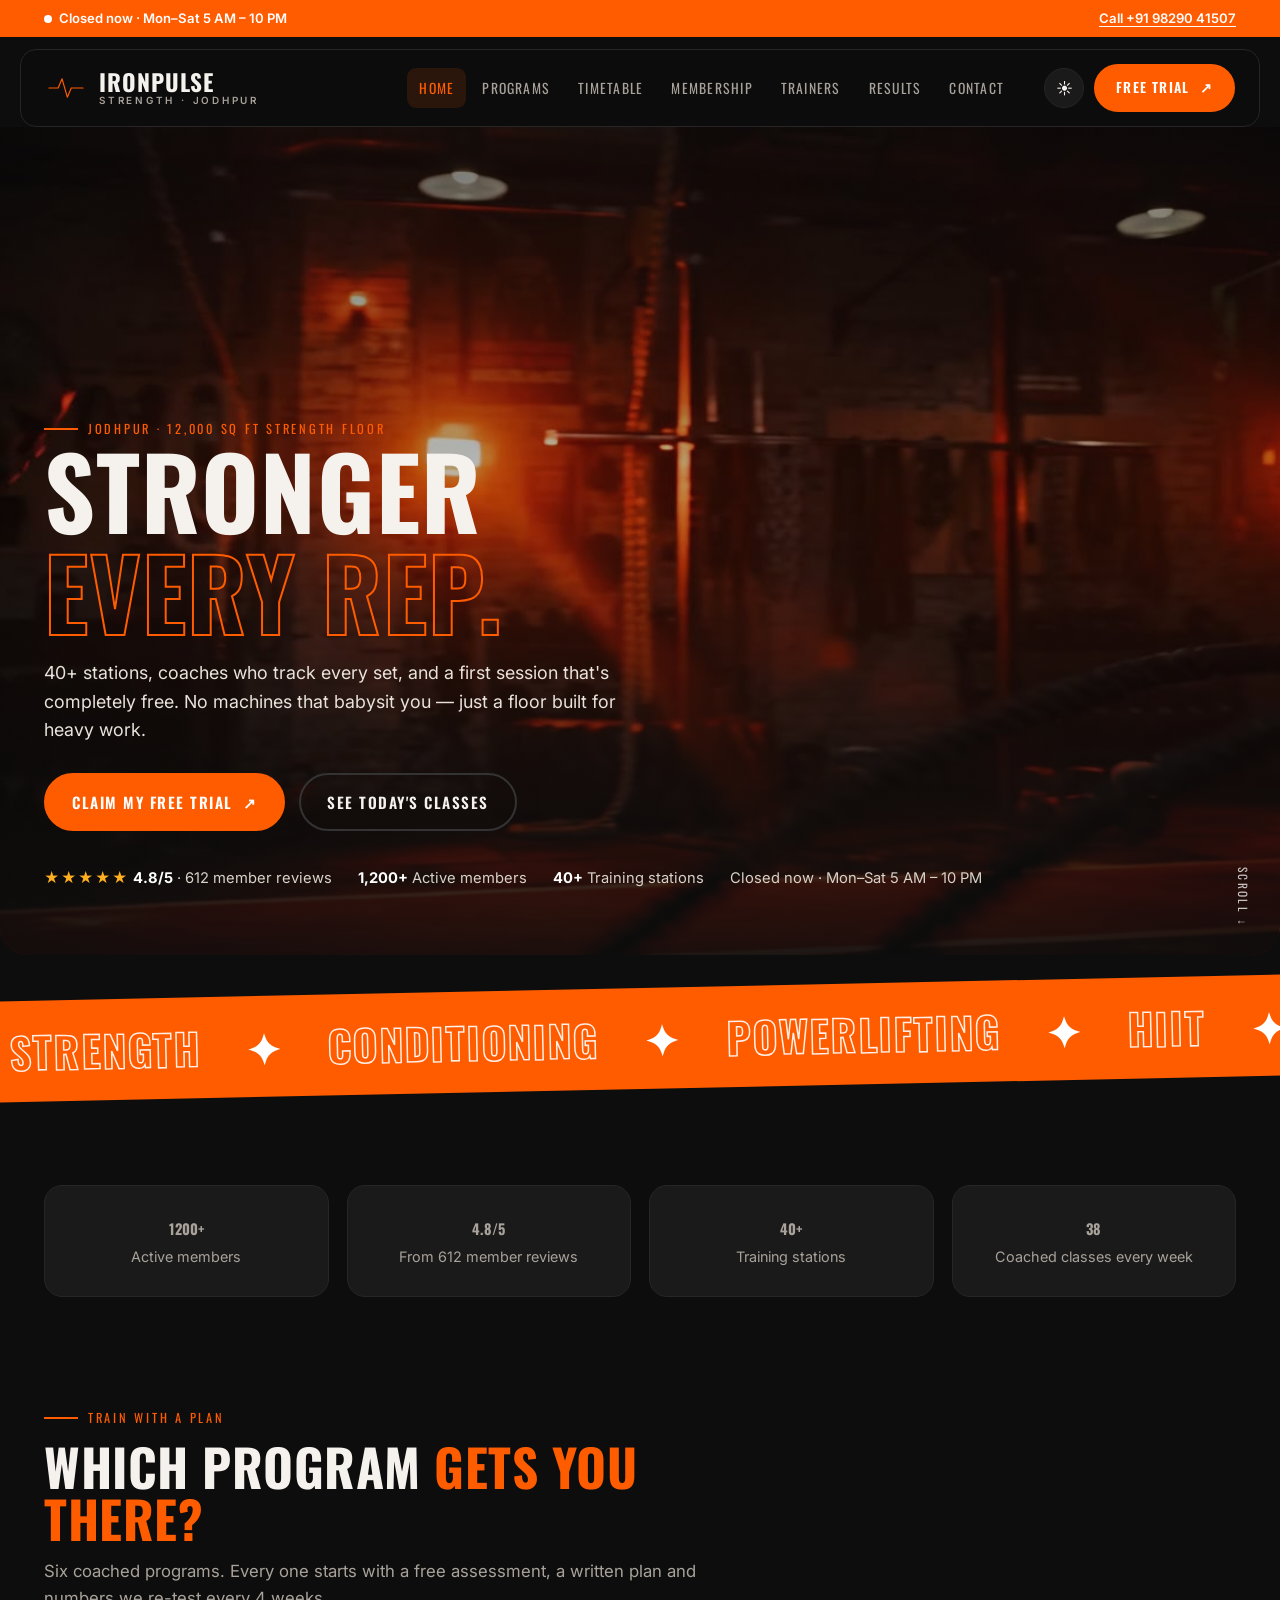
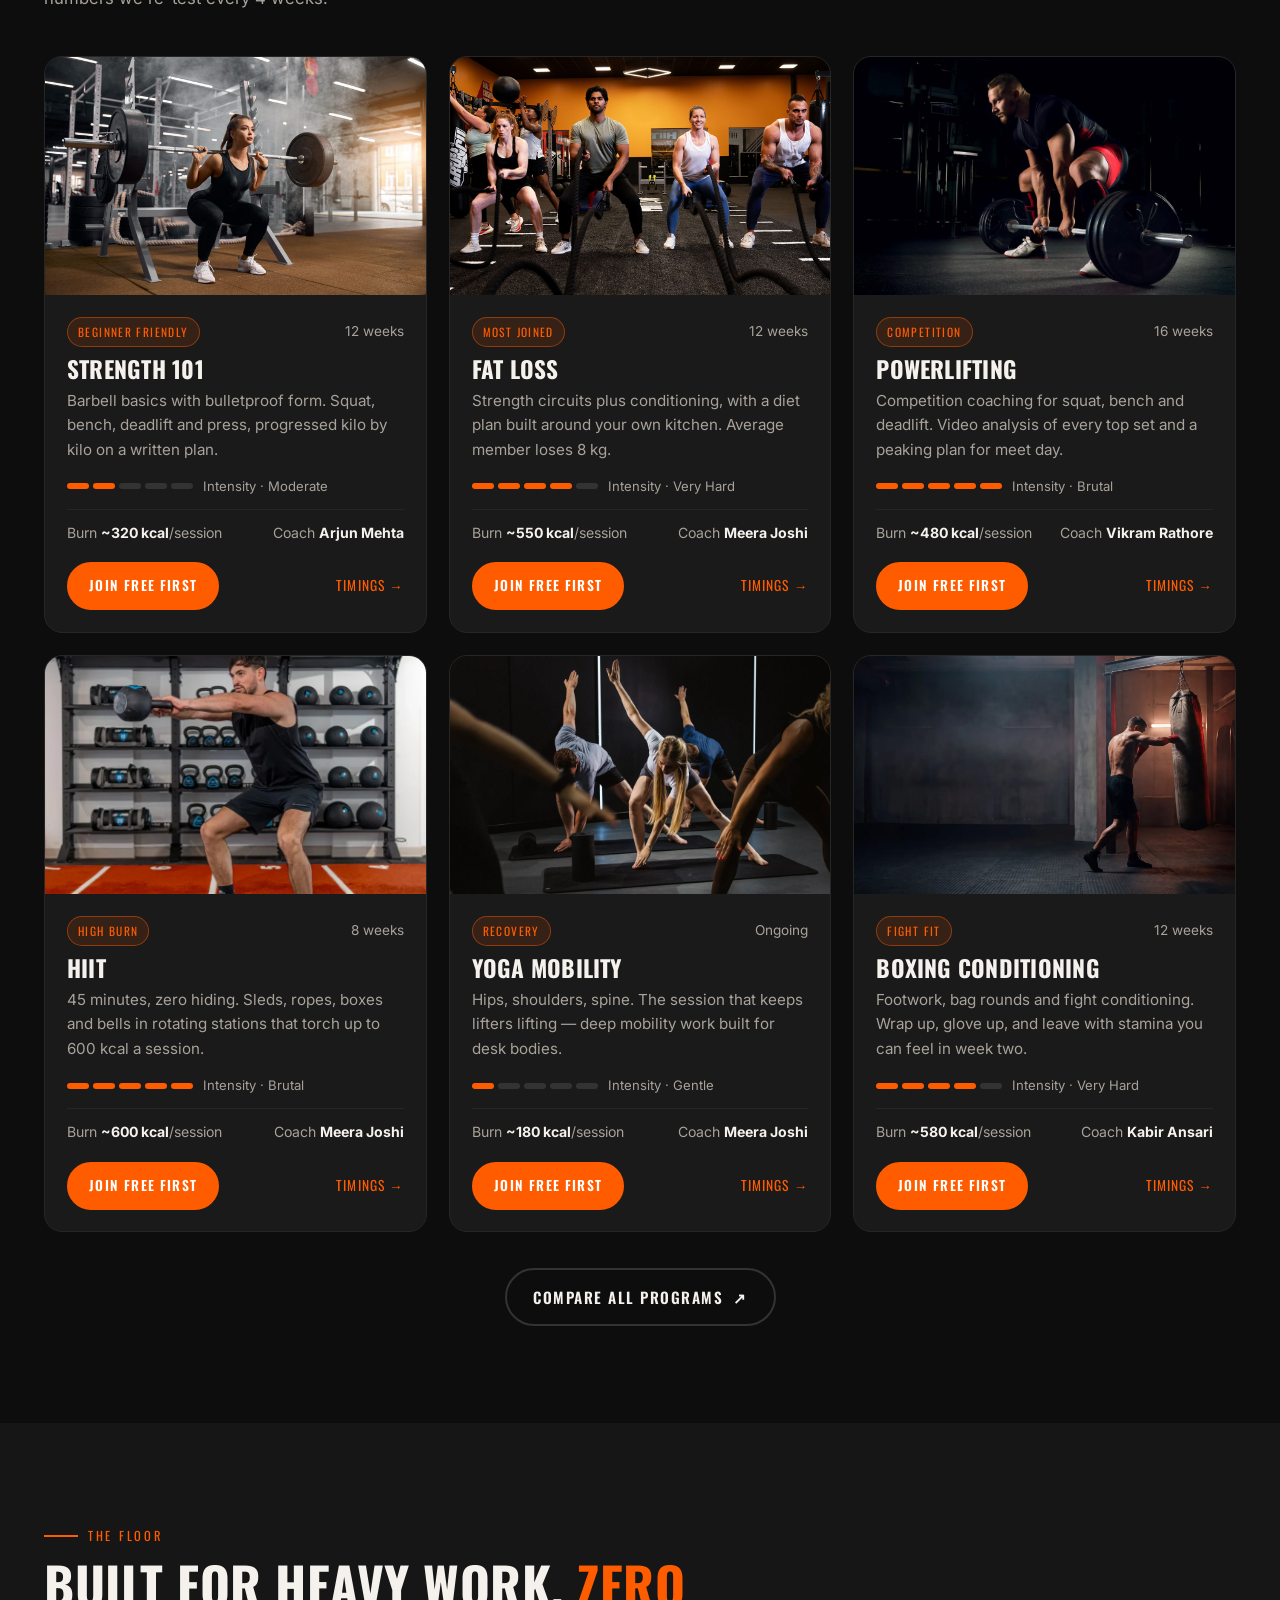
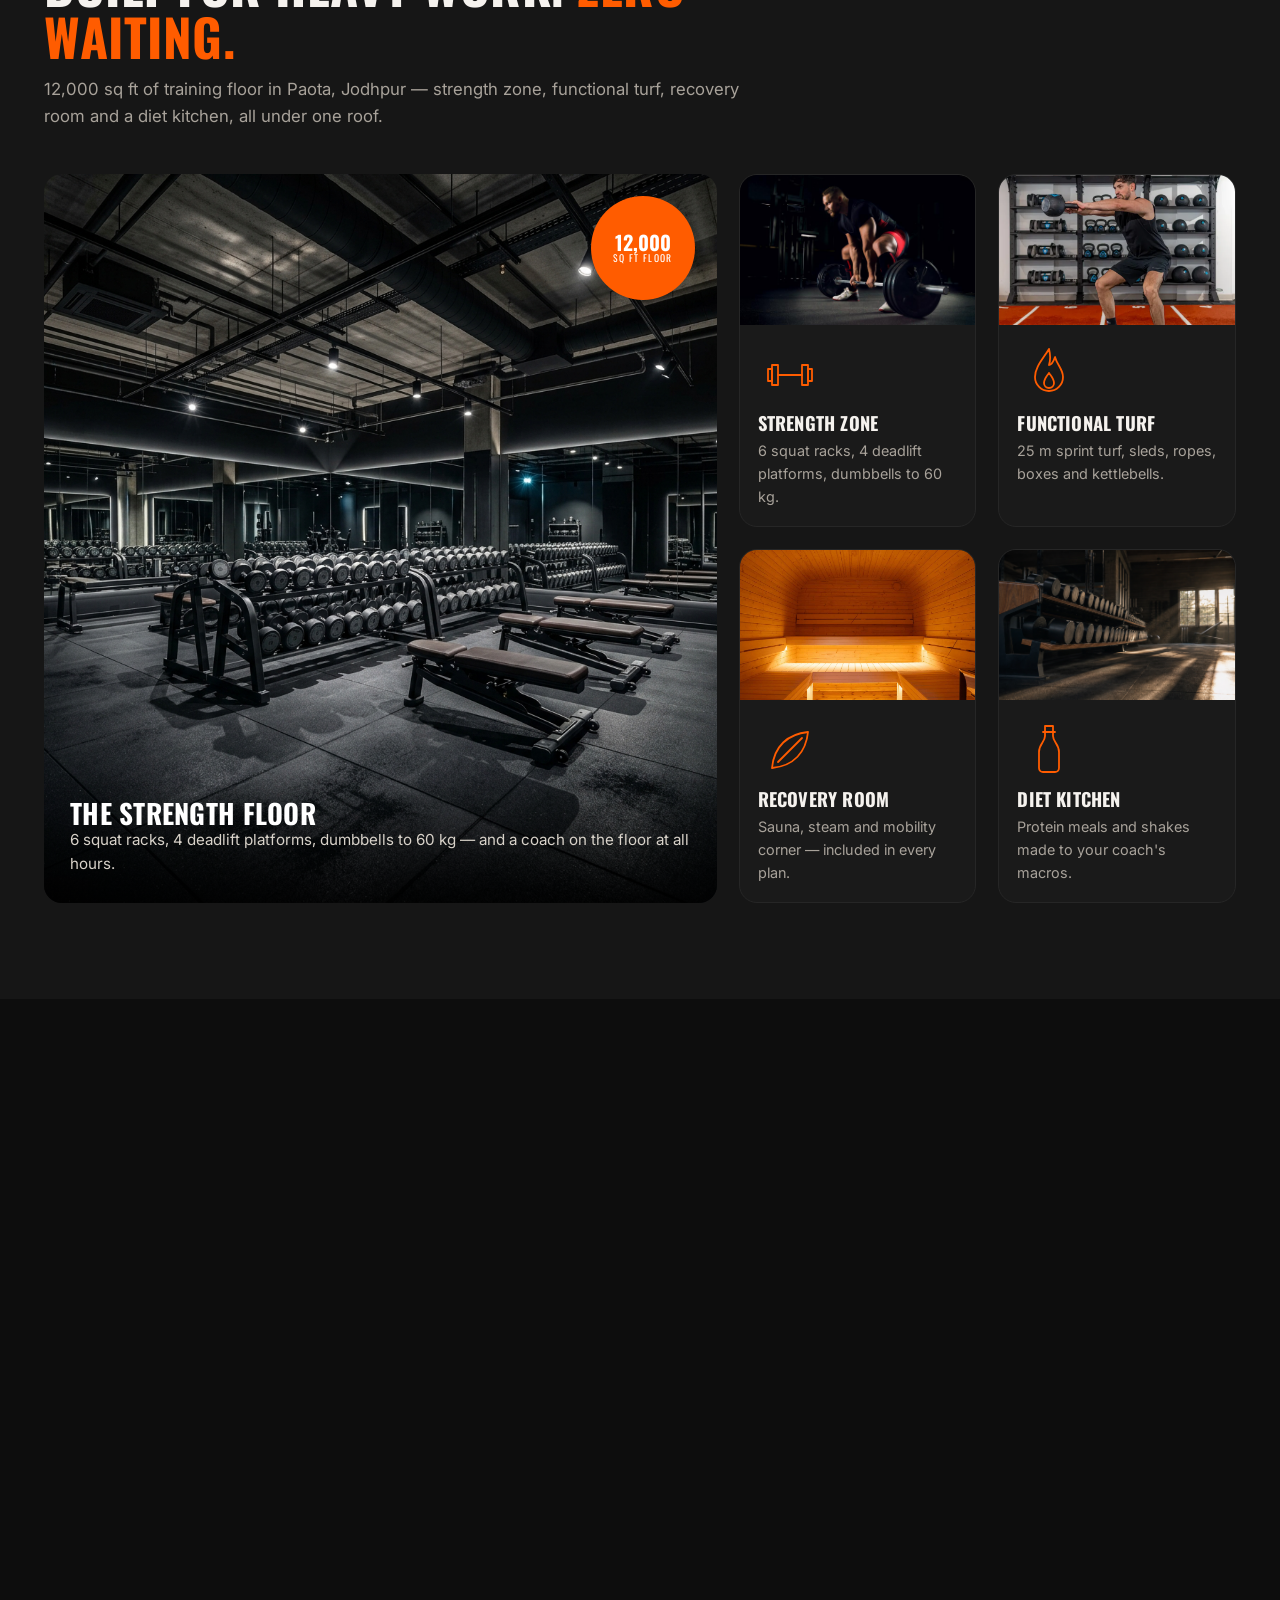
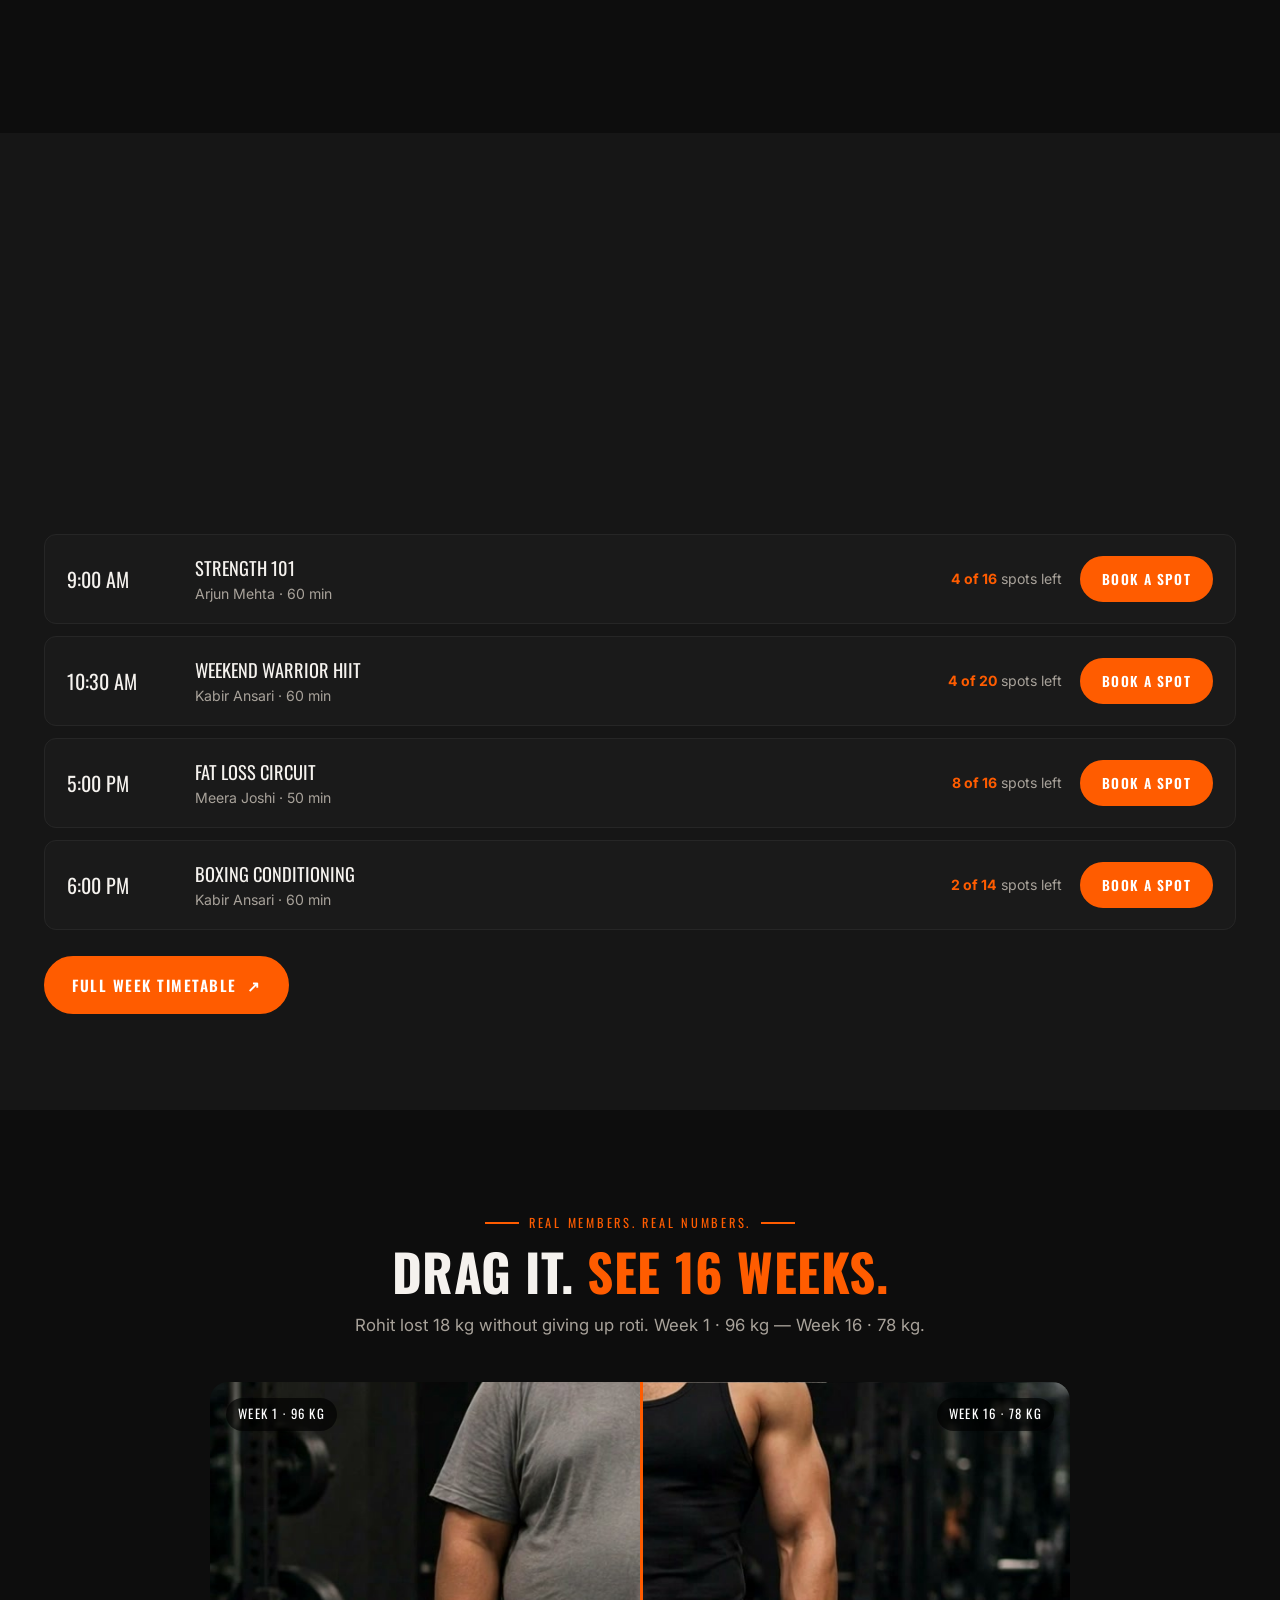
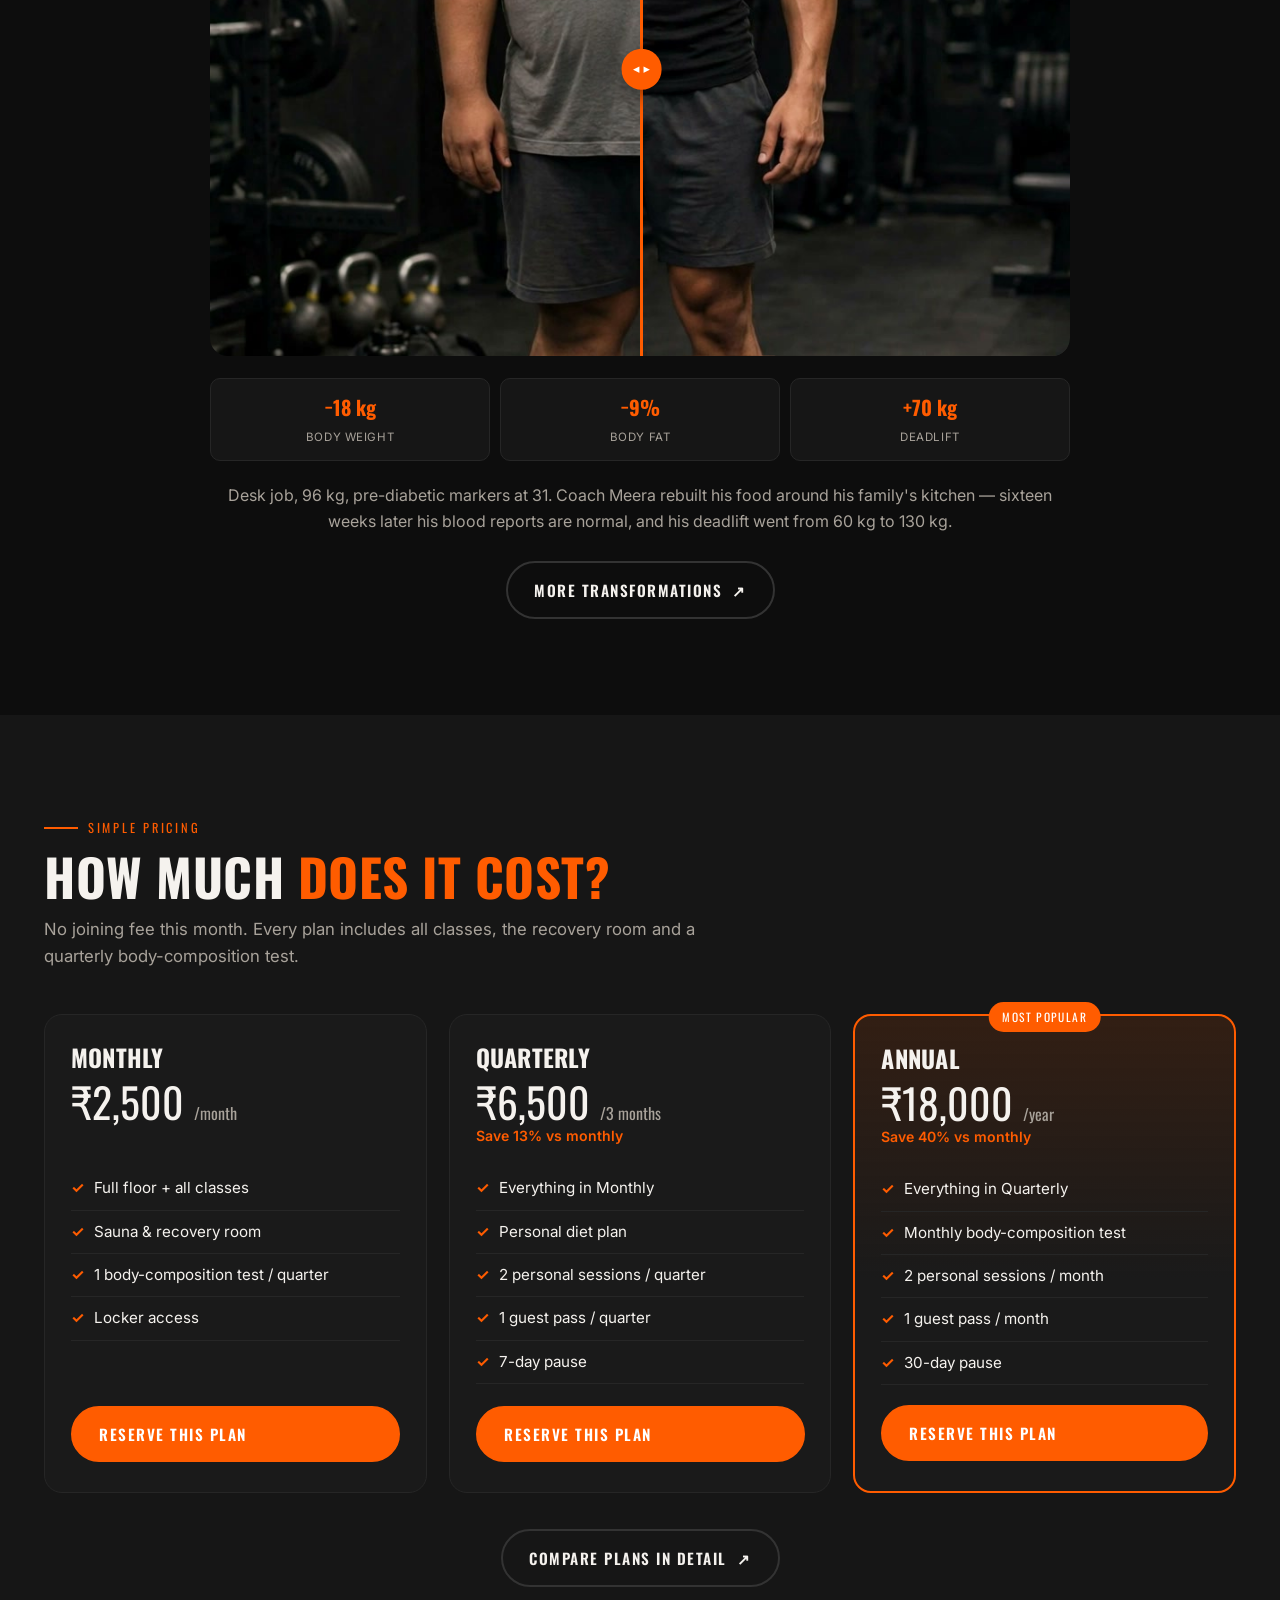
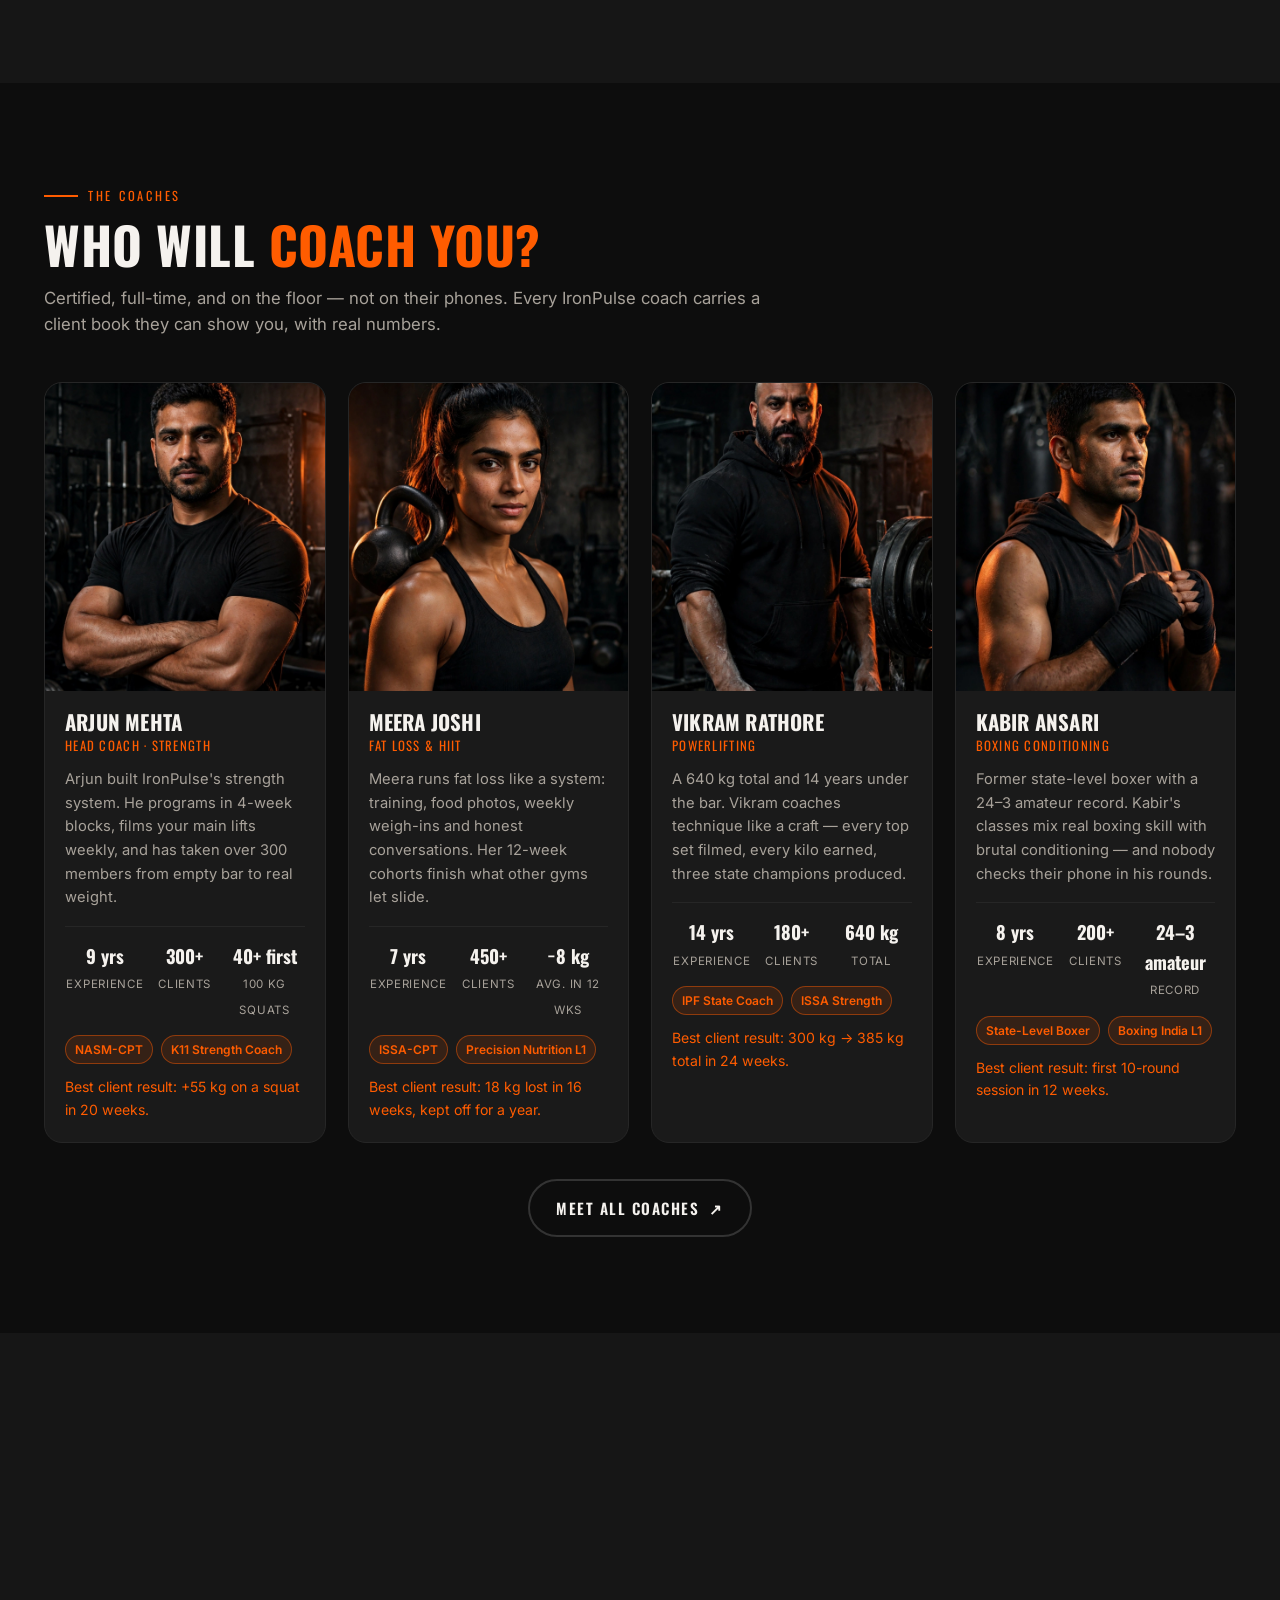
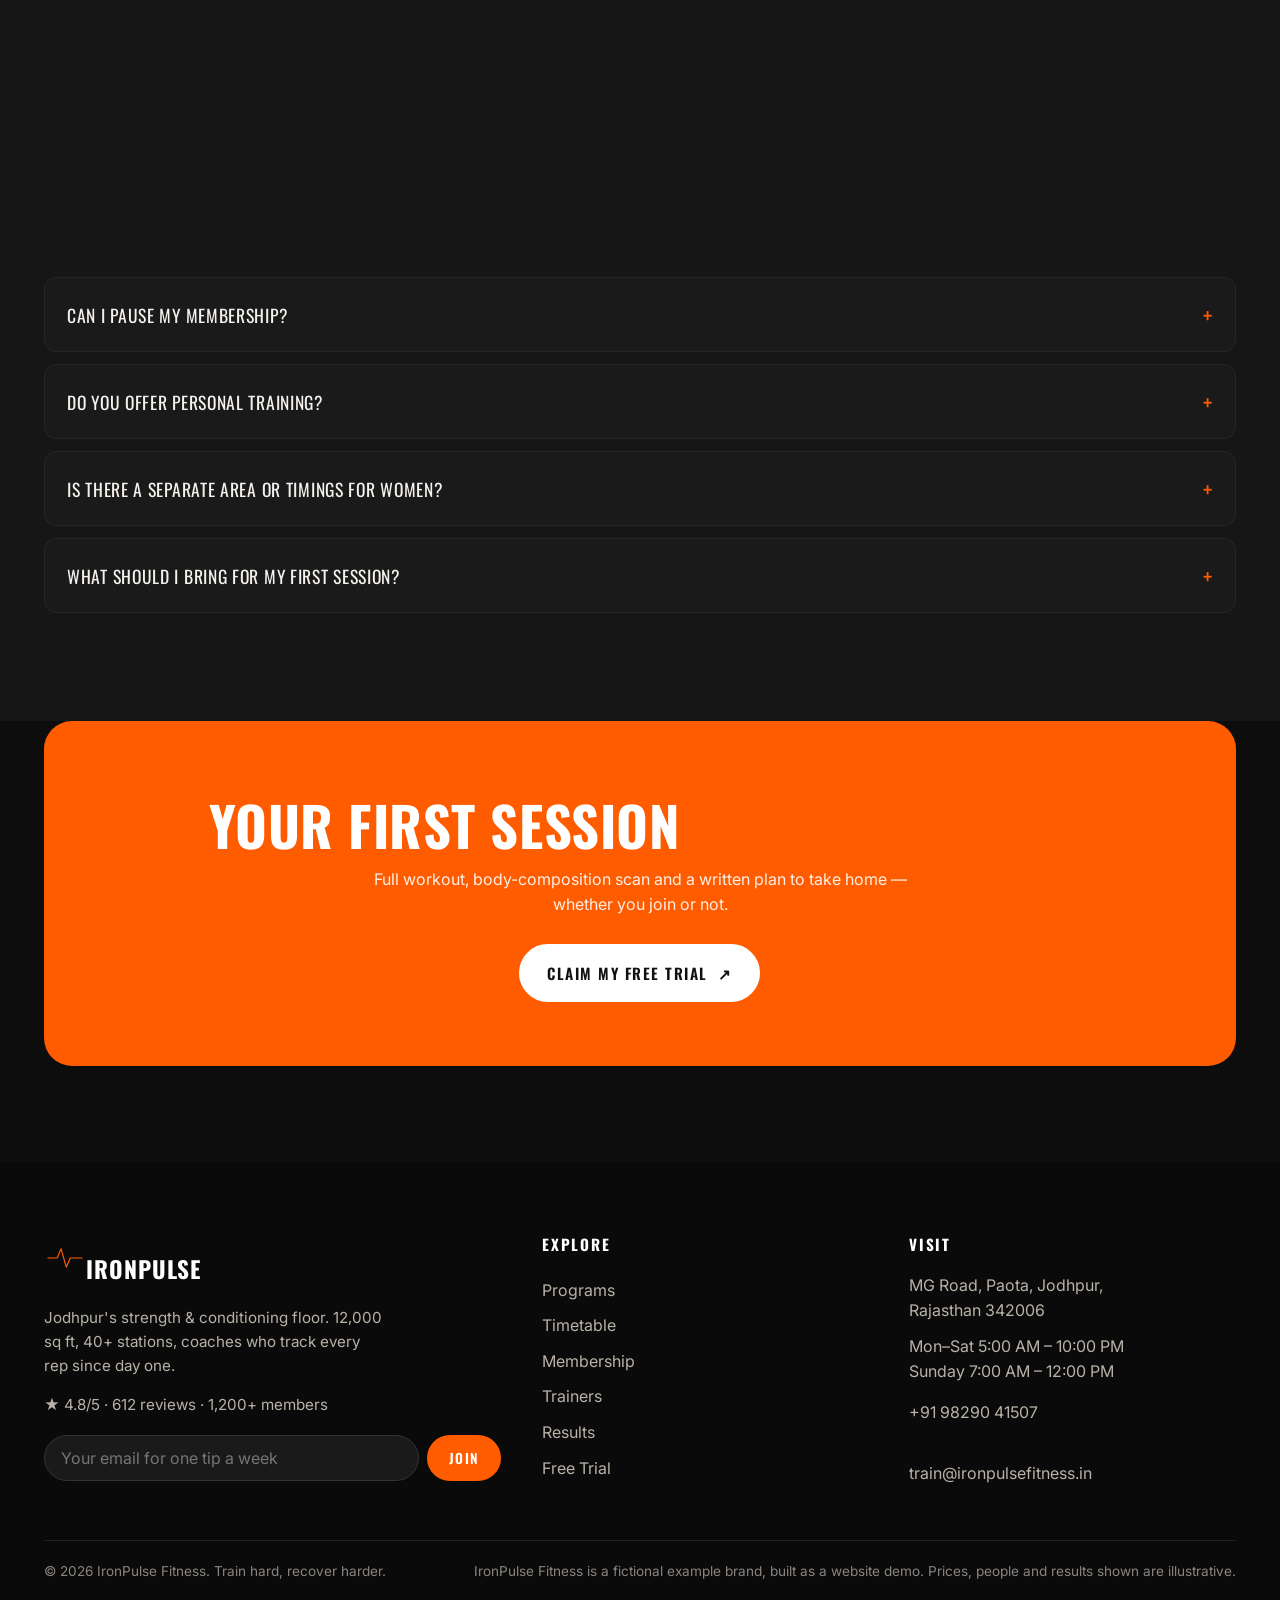
<file: index.html>
<!DOCTYPE html>
<html lang="en">
<head>
<meta charset="UTF-8">
<meta name="viewport" content="width=device-width, initial-scale=1.0">
<title>IronPulse Fitness Jodhpur — Strength Gym, Classes & Free Trial</title>
<meta name="description" content="IronPulse Fitness, Jodhpur — 12,000 sq ft strength floor, 40+ stations, 6 coached programs, 38 classes a week. First session free. Rated 4.8/5 from 612 reviews.">
<link rel="preconnect" href="https://fonts.googleapis.com">
<link rel="preconnect" href="https://fonts.gstatic.com" crossorigin>
<link href="https://fonts.googleapis.com/css2?family=Oswald:wght@500;600;700&family=Inter:wght@400;500;600;700&display=swap" rel="stylesheet">
<link rel="stylesheet" href="assets/css/style.css">
<link rel="icon" href="assets/img/hero-poster.jpg">
<script type="application/ld+json">
{"@context":"https://schema.org","@type":"ExerciseGym","name":"IronPulse Fitness","description":"Strength and conditioning gym in Paota, Jodhpur with 40+ stations, powerlifting, HIIT, boxing conditioning and personal coaching.","address":{"@type":"PostalAddress","streetAddress":"MG Road, Paota","addressLocality":"Jodhpur","addressRegion":"Rajasthan","postalCode":"342006","addressCountry":"IN"},"telephone":"+91-98290-41507","priceRange":"₹₹","aggregateRating":{"@type":"AggregateRating","ratingValue":"4.8","reviewCount":"612"}}
</script>
</head>
<body data-page="home">
<div id="preloader" aria-hidden="true"><div class="pre-mark">Iron<b>Pulse</b></div><div class="pre-ring"></div><div class="pre-bar"><i></i></div></div>
<div class="topbar"><div class="topbar-in"><span data-open-status><span class="dot-live"></span>Checking hours…</span><a href="tel:+919829041507">Call +91 98290 41507</a></div></div>
<header class="site-header"><div class="wrap nav-row">
<a class="brand" href="index.html" aria-label="IronPulse Fitness — home">
<svg class="icon draw" style="width:42px;height:42px" viewBox="0 0 64 64" aria-hidden="true"><polyline class="pulse-line" pathLength="1" points="6,32 20,32 26,18 34,46 40,32 58,32"/></svg>
<span class="brand-name">IronPulse<small>Strength · Jodhpur</small></span></a>
<nav class="main-nav" id="mainNav" aria-label="Main navigation"><a href="index.html" data-nav="home">Home</a><a href="programs.html" data-nav="programs">Programs</a><a href="timetable.html" data-nav="timetable">Timetable</a><a href="membership.html" data-nav="membership">Membership</a><a href="trainers.html" data-nav="trainers">Trainers</a><a href="results.html" data-nav="results">Results</a><a href="contact.html" data-nav="contact">Contact</a></nav>
<div class="nav-cta">
<button class="theme-btn" id="themeBtn" aria-label="Change theme" title="Theme">☀</button>
<a class="btn btn-sm magnetic" href="trial.html">Free Trial <span class="arr">↗</span></a>
<button class="menu-btn" id="menuBtn" aria-label="Open menu" aria-expanded="false"><span></span><span></span><span></span></button>
</div></div></header>
<main>

<section class="hero">
  <video class="hero-video" autoplay muted loop playsinline preload="metadata" poster="assets/img/hero-poster.jpg" src="assets/video/hero.mp4"></video>
  <div class="hero-in">
    <span class="eyebrow">Jodhpur · 12,000 sq ft strength floor</span>
    <h1>Stronger<br><span class="out">Every Rep.</span></h1>
    <p class="hero-sub">40+ stations, coaches who track every set, and a first session that's completely free. No machines that babysit you — just a floor built for heavy work.</p>
    <div class="hero-cta">
      <a class="btn magnetic" href="trial.html">Claim My Free Trial <span class="arr">↗</span></a>
      <a class="btn btn-ghost magnetic" href="timetable.html">See Today's Classes</a>
    </div>
    <div class="hero-trust">
      <span><span class="stars">★★★★★</span> <b>4.8/5</b> · 612 member reviews</span>
      <span><b>1,200+</b> Active members</span>
      <span><b>40+</b> Training stations</span>
      <span data-open-status>5:00 AM first batch daily</span>
    </div>
  </div>
  <span class="hero-scroll">Scroll ↓</span>
</section>

<div class="marquee" aria-hidden="true"><div class="marquee-track">
<span>Strength</span><span class="solid">✦</span><span>Conditioning</span><span class="solid">✦</span><span>Powerlifting</span><span class="solid">✦</span><span>HIIT</span><span class="solid">✦</span><span>Boxing</span><span class="solid">✦</span><span>Mobility</span><span class="solid">✦</span>
<span>Strength</span><span class="solid">✦</span><span>Conditioning</span><span class="solid">✦</span><span>Powerlifting</span><span class="solid">✦</span><span>HIIT</span><span class="solid">✦</span><span>Boxing</span><span class="solid">✦</span><span>Mobility</span><span class="solid">✦</span>
</div></div>

<section class="stats"><div class="wrap stats-grid">
  <div class="stat rv"><b><span data-count="1200" data-suffix="+">0</span></b><span>Active members</span></div>
  <div class="stat rv rv-d1"><b><span data-count="4.8" data-dec="1" data-suffix="/5">0</span></b><span>From 612 member reviews</span></div>
  <div class="stat rv rv-d2"><b><span data-count="40" data-suffix="+">0</span></b><span>Training stations</span></div>
  <div class="stat rv rv-d3"><b><span data-count="38">0</span></b><span>Coached classes every week</span></div>
</div></section>

<section class="sec"><div class="wrap">
  <div class="sec-head rv"><span class="eyebrow">Train With A Plan</span><h2>Which program <em>gets you there?</em></h2>
  <p>Six coached programs. Every one starts with a free assessment, a written plan and numbers we re-test every 4 weeks.</p></div>
  <div class="pgrid" id="homePrograms"></div>
  <div style="text-align:center;margin-top:36px"><a class="btn btn-ghost magnetic" href="programs.html">Compare All Programs <span class="arr">↗</span></a></div>
</div></section>

<section class="sec sec-steel"><div class="wrap">
  <div class="sec-head rv"><span class="eyebrow">The Floor</span><h2>Built for heavy work. <em>Zero waiting.</em></h2>
  <p>12,000 sq ft of training floor in Paota, Jodhpur — strength zone, functional turf, recovery room and a diet kitchen, all under one roof.</p></div>
  <div class="floor-grid">
    <div class="floor-hero rv rv-l">
      <img src="assets/img/floor-wide.jpg" alt="IronPulse strength floor — dumbbell racks and benches under industrial lighting" loading="lazy">
      <div class="floor-stamp"><b>12,000</b><span>sq ft floor</span></div>
      <div class="cap"><h3>The Strength Floor</h3><p>6 squat racks, 4 deadlift platforms, dumbbells to 60 kg — and a coach on the floor at all hours.</p></div>
    </div>
    <div class="zones">
      <article class="zone rv"><img src="assets/img/program-powerlifting.jpg" alt="Powerlifter setting up for a heavy deadlift on the platform" loading="lazy"><div class="pad"><svg class="icon draw" viewBox="0 0 64 64" aria-hidden="true"><path pathLength="1" d="M10 26 H14 V38 H10 Z"/><path pathLength="1" d="M14 22 H20 V42 H14 Z"/><path pathLength="1" d="M20 32 H44"/><path pathLength="1" d="M44 22 H50 V42 H44 Z"/><path pathLength="1" d="M50 26 H54 V38 H50 Z"/></svg><h3>Strength Zone</h3><p>6 squat racks, 4 deadlift platforms, dumbbells to 60 kg.</p></div></article>
      <article class="zone rv rv-d1"><img src="assets/img/program-hiit.webp" alt="Athlete mid kettlebell swing on the functional turf" loading="lazy"><div class="pad"><svg class="icon draw" viewBox="0 0 64 64" aria-hidden="true"><path pathLength="1" d="M32 6 C26 16 18 24 18 34 A14 14 0 0 0 46 34 C46 26 40 22 38 14 C36 20 34 22 32 22 C34 16 33 10 32 6 Z"/><path class="flame" pathLength="1" d="M32 30 C29 34 27 36 27 40 A5 5 0 0 0 37 40 C37 36 35 34 32 30 Z"/></svg><h3>Functional Turf</h3><p>25 m sprint turf, sleds, ropes, boxes and kettlebells.</p></div></article>
      <article class="zone rv rv-d2"><img src="assets/img/sauna.jpg" alt="Wooden sauna in the IronPulse recovery room" loading="lazy"><div class="pad"><svg class="icon draw" viewBox="0 0 64 64" aria-hidden="true"><path pathLength="1" d="M50 14 C30 16 16 28 14 50 C36 48 48 34 50 14 Z"/><path pathLength="1" d="M20 44 C28 36 36 28 44 20"/></svg><h3>Recovery Room</h3><p>Sauna, steam and mobility corner — included in every plan.</p></div></article>
      <article class="zone rv rv-d3"><img src="assets/img/dumbbell-sun.webp" alt="Dumbbell rack in morning sunlight on the IronPulse floor" loading="lazy"><div class="pad"><svg class="icon draw" viewBox="0 0 64 64" aria-hidden="true"><path pathLength="1" d="M28 8 H36 V18 C36 24 42 26 42 34 V50 A4 4 0 0 1 38 54 H26 A4 4 0 0 1 22 50 V34 C22 26 28 24 28 18 Z"/><path pathLength="1" d="M26 14 H38"/></svg><h3>Diet Kitchen</h3><p>Protein meals and shakes made to your coach's macros.</p></div></article>
    </div>
  </div>
</div></section>

<section class="sec"><div class="wrap">
  <div class="sec-head rv"><span class="eyebrow">Know Your Starting Point</span><h2>What is your BMI <em>right now?</em></h2>
  <p>Drag the sliders. Your coach uses this — plus strength tests and measurements — to set your first 4-week block. It takes ten seconds.</p></div>
  <div class="bmi-box rv">
    <div>
      <label>Height <b id="bmiHVal">175 cm</b></label>
      <input type="range" id="bmiH" min="140" max="210" value="175" aria-label="Height in centimetres">
      <label>Weight <b id="bmiWVal">78 kg</b></label>
      <input type="range" id="bmiW" min="40" max="160" value="78" aria-label="Weight in kilograms">
      <p class="mut" style="margin-top:14px;font-size:.9rem">Every membership includes the recovery room: sauna, steam and the mobility corner.</p>
    </div>
    <div class="bmi-out">
      <b id="bmiVal">25.5</b>
      <div class="cat" id="bmiCat">Overweight</div>
      <div class="bmi-scale"><i></i><i></i><i></i><i></i></div>
      <div class="bmi-lbls"><span>Under 18.5</span><span>18.5–24.9</span><span>25–29.9</span><span>30+</span></div>
      <a class="btn btn-sm magnetic" href="trial.html" style="margin-top:20px">Get My Free Assessment</a>
    </div>
  </div>
</div></section>

<section class="sec sec-steel"><div class="wrap">
  <div class="sec-head rv"><span class="eyebrow">Today At IronPulse</span><h2>What's on <em>today?</em></h2>
  <p>Live from this week's timetable — book your spot before it fills. Classes cap out so your coach can actually watch your form.</p></div>
  <div id="todayList"></div>
  <div style="margin-top:26px"><a class="btn magnetic" href="timetable.html">Full Week Timetable <span class="arr">↗</span></a></div>
</div></section>

<section class="sec"><div class="wrap">
  <div class="sec-head center rv"><span class="eyebrow">Real Members. Real Numbers.</span><h2>Drag it. <em>See 16 weeks.</em></h2>
  <p>Rohit lost 18 kg without giving up roti. Week 1 · 96 kg — Week 16 · 78 kg.</p></div>
  <div class="ba-wrap rv" id="homeBa">
    <img src="assets/img/rohit-before.jpg" alt="Rohit at week 1 — 96 kg, before the Fat Loss program" loading="lazy">
    <img class="ba-after" src="assets/img/rohit-after.jpg" alt="Rohit at week 16 — 78 kg, after the Fat Loss program" loading="lazy">
    <span class="ba-lbl l">Week 1 · 96 kg</span><span class="ba-lbl r">Week 16 · 78 kg</span>
    <div class="ba-handle"></div>
  </div>
  <div class="wrap" style="max-width:860px;padding:0">
    <div class="snums" style="margin-top:22px">
      <div><b>−18 kg</b><span>Body weight</span></div>
      <div><b>−9%</b><span>Body fat</span></div>
      <div><b>+70 kg</b><span>Deadlift</span></div>
    </div>
    <p class="mut" style="text-align:center;margin-top:22px">Desk job, 96 kg, pre-diabetic markers at 31. Coach Meera rebuilt his food around his family's kitchen — sixteen weeks later his blood reports are normal, and his deadlift went from 60 kg to 130 kg.</p>
    <div style="text-align:center;margin-top:26px"><a class="btn btn-ghost magnetic" href="results.html">More Transformations <span class="arr">↗</span></a></div>
  </div>
</div></section>

<section class="sec sec-steel"><div class="wrap">
  <div class="sec-head rv"><span class="eyebrow">Simple Pricing</span><h2>How much <em>does it cost?</em></h2>
  <p>No joining fee this month. Every plan includes all classes, the recovery room and a quarterly body-composition test.</p></div>
  <div class="plans-grid plan-grid"></div>
  <div style="text-align:center;margin-top:36px"><a class="btn btn-ghost magnetic" href="membership.html">Compare Plans In Detail <span class="arr">↗</span></a></div>
</div></section>

<section class="sec"><div class="wrap">
  <div class="sec-head rv"><span class="eyebrow">The Coaches</span><h2>Who will <em>coach you?</em></h2>
  <p>Certified, full-time, and on the floor — not on their phones. Every IronPulse coach carries a client book they can show you, with real numbers.</p></div>
  <div class="tgrid" id="homeTrainers"></div>
  <div style="text-align:center;margin-top:36px"><a class="btn btn-ghost magnetic" href="trainers.html">Meet All Coaches <span class="arr">↗</span></a></div>
</div></section>

<section class="sec sec-steel"><div class="wrap">
  <div class="sec-head rv"><span class="eyebrow">Before You Ask</span><h2>Questions, <em>answered straight.</em></h2></div>
  <div id="faqList"></div>
</div></section>

<section class="wrap"><div class="cta-band rv"><h2>Your first session <em>costs nothing.</em></h2><p>Full workout, body-composition scan and a written plan to take home — whether you join or not.</p><a class="btn btn-light magnetic" href="trial.html">Claim My Free Trial <span class="arr">↗</span></a></div></section>
</main>
<footer class="site-footer"><div class="wrap">
<div class="foot-grid">
<div class="foot-brand">
<a class="brand" href="index.html"><svg class="icon draw" style="width:42px;height:42px" viewBox="0 0 64 64" aria-hidden="true"><polyline class="pulse-line" pathLength="1" points="6,32 20,32 26,18 34,46 40,32 58,32"/></svg><span class="brand-name" style="color:#fff">IronPulse</span></a>
<p>Jodhpur's strength &amp; conditioning floor. 12,000 sq ft, 40+ stations, coaches who track every rep since day one.</p>
<p>★ 4.8/5 · 612 reviews · 1,200+ members</p>
<form id="newsForm" style="margin-top:18px;display:flex;gap:8px"><input id="newsEmail" type="email" placeholder="Your email for one tip a week" aria-label="Email for weekly tip" style="flex:1;background:#1A1A1A;border:1px solid #333;border-radius:999px;color:#fff;padding:11px 16px;min-width:0"><button class="btn btn-sm" type="submit">Join</button></form>
</div>
<div><h4>Explore</h4><a href="programs.html">Programs</a><a href="timetable.html">Timetable</a><a href="membership.html">Membership</a><a href="trainers.html">Trainers</a><a href="results.html">Results</a><a href="trial.html">Free Trial</a></div>
<div><h4>Visit</h4><p>MG Road, Paota, Jodhpur,<br>Rajasthan 342006</p><p style="margin-top:10px">Mon–Sat 5:00 AM – 10:00 PM<br>Sunday 7:00 AM – 12:00 PM</p><p style="margin-top:10px"><a href="tel:+919829041507">+91 98290 41507</a><br><a href="mailto:train@ironpulsefitness.in">train@ironpulsefitness.in</a></p></div>
</div>
<div class="foot-bottom"><span>© 2026 IronPulse Fitness. Train hard, recover harder.</span><span>IronPulse Fitness is a fictional example brand, built as a website demo. Prices, people and results shown are illustrative.</span></div>
</div></footer>
<script src="assets/js/main.js"></script>
</body>
</html>
</file>
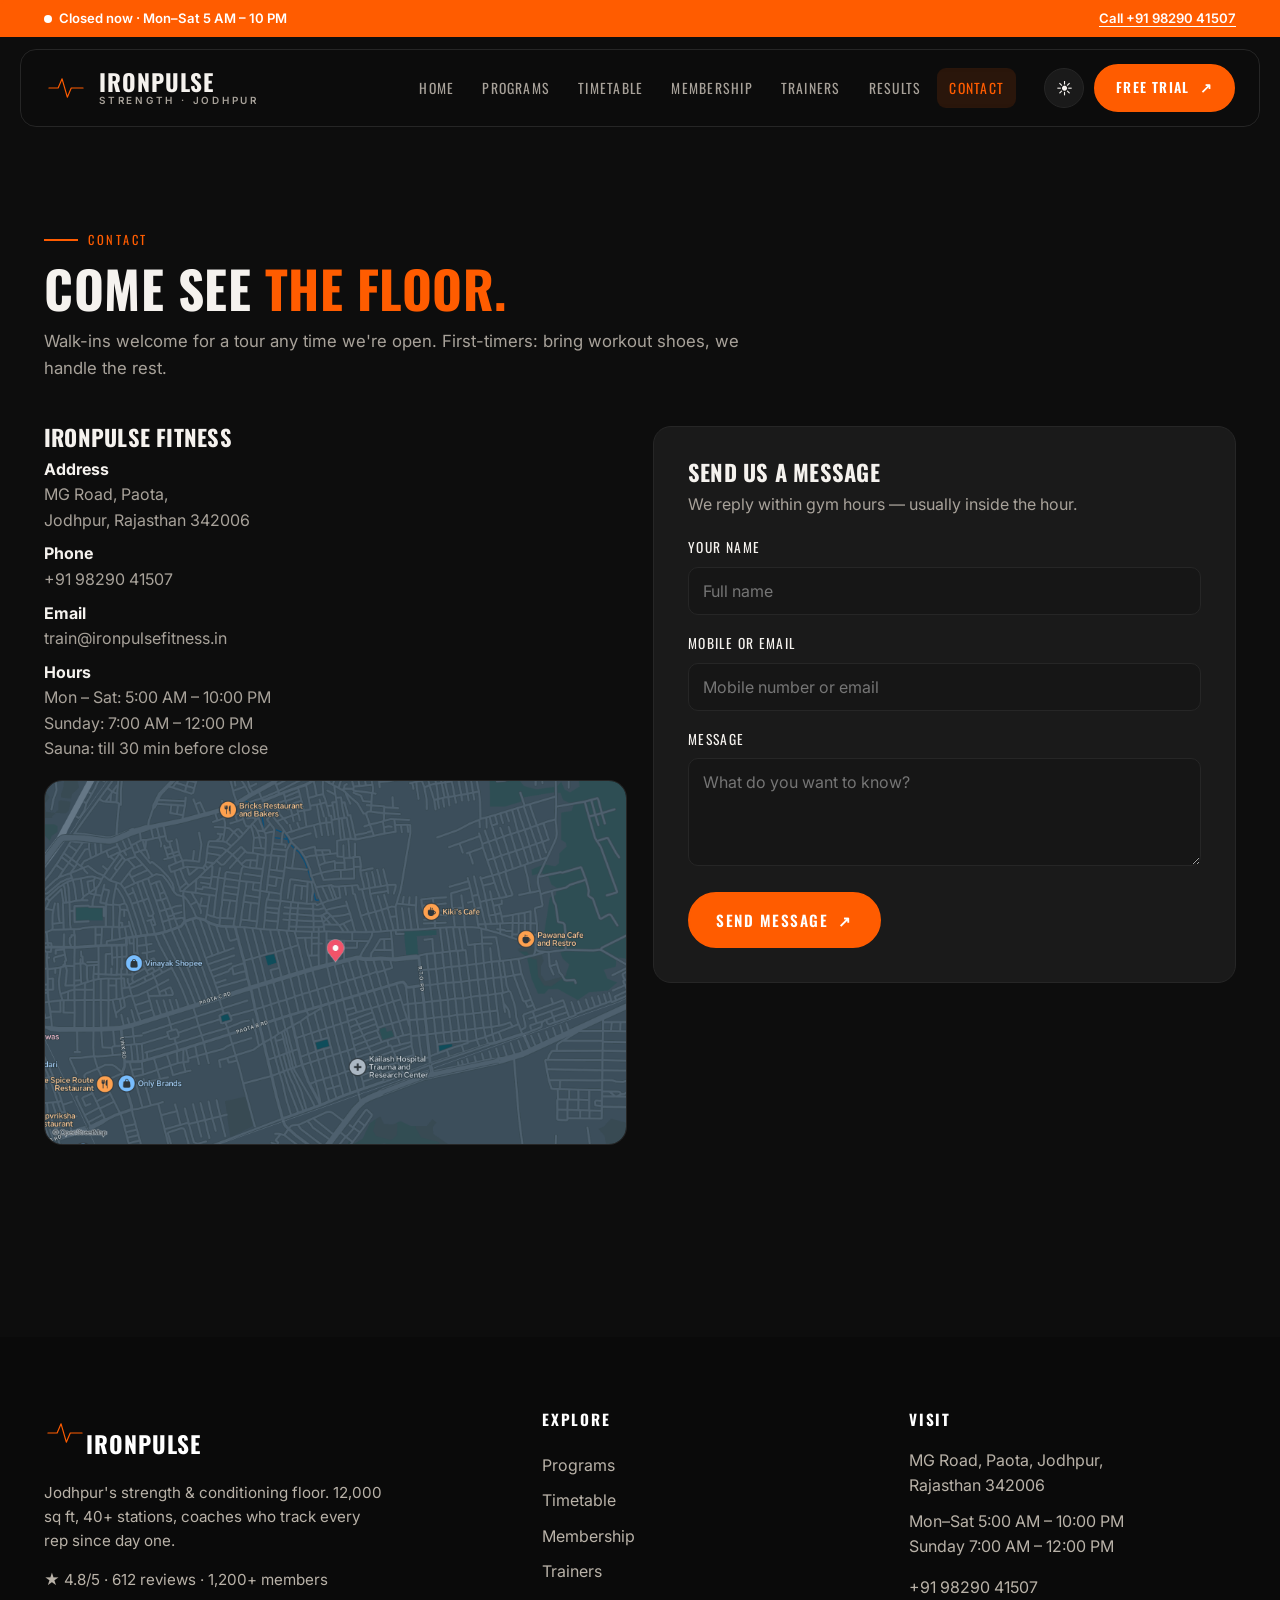
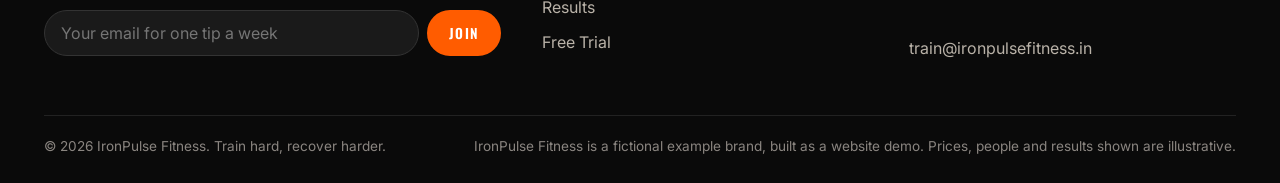
<file: contact.html>
<!DOCTYPE html>
<html lang="en">
<head>
<meta charset="UTF-8">
<meta name="viewport" content="width=device-width, initial-scale=1.0">
<title>Contact — Visit the Floor | IronPulse Fitness</title>
<meta name="description" content="Visit IronPulse Fitness, MG Road, Paota, Jodhpur. Open Mon–Sat 5 AM–10 PM, Sun 7 AM–12 PM. Call +91 98290 41507.">
<link rel="preconnect" href="https://fonts.googleapis.com">
<link rel="preconnect" href="https://fonts.gstatic.com" crossorigin>
<link href="https://fonts.googleapis.com/css2?family=Oswald:wght@500;600;700&family=Inter:wght@400;500;600;700&display=swap" rel="stylesheet">
<link rel="stylesheet" href="assets/css/style.css">
<link rel="icon" href="assets/img/hero-poster.jpg">
<script type="application/ld+json">
{"@context":"https://schema.org","@type":"ExerciseGym","name":"IronPulse Fitness","description":"Strength and conditioning gym in Paota, Jodhpur with 40+ stations, powerlifting, HIIT, boxing conditioning and personal coaching.","address":{"@type":"PostalAddress","streetAddress":"MG Road, Paota","addressLocality":"Jodhpur","addressRegion":"Rajasthan","postalCode":"342006","addressCountry":"IN"},"telephone":"+91-98290-41507","priceRange":"₹₹","aggregateRating":{"@type":"AggregateRating","ratingValue":"4.8","reviewCount":"612"}}
</script>
</head>
<body data-page="contact">
<div id="preloader" aria-hidden="true"><div class="pre-mark">Iron<b>Pulse</b></div><div class="pre-ring"></div><div class="pre-bar"><i></i></div></div>
<div class="topbar"><div class="topbar-in"><span data-open-status><span class="dot-live"></span>Checking hours…</span><a href="tel:+919829041507">Call +91 98290 41507</a></div></div>
<header class="site-header"><div class="wrap nav-row">
<a class="brand" href="index.html" aria-label="IronPulse Fitness — home">
<svg class="icon draw" style="width:42px;height:42px" viewBox="0 0 64 64" aria-hidden="true"><polyline class="pulse-line" pathLength="1" points="6,32 20,32 26,18 34,46 40,32 58,32"/></svg>
<span class="brand-name">IronPulse<small>Strength · Jodhpur</small></span></a>
<nav class="main-nav" id="mainNav" aria-label="Main navigation"><a href="index.html" data-nav="home">Home</a><a href="programs.html" data-nav="programs">Programs</a><a href="timetable.html" data-nav="timetable">Timetable</a><a href="membership.html" data-nav="membership">Membership</a><a href="trainers.html" data-nav="trainers">Trainers</a><a href="results.html" data-nav="results">Results</a><a href="contact.html" data-nav="contact">Contact</a></nav>
<div class="nav-cta">
<button class="theme-btn" id="themeBtn" aria-label="Change theme" title="Theme">☀</button>
<a class="btn btn-sm magnetic" href="trial.html">Free Trial <span class="arr">↗</span></a>
<button class="menu-btn" id="menuBtn" aria-label="Open menu" aria-expanded="false"><span></span><span></span><span></span></button>
</div></div></header>
<main>

<section class="sec"><div class="wrap">
  <div class="sec-head rv"><span class="eyebrow">Contact</span><h2>Come see <em>the floor.</em></h2>
  <p>Walk-ins welcome for a tour any time we're open. First-timers: bring workout shoes, we handle the rest.</p></div>
  <div class="contact-grid">
    <div class="contact-info rv">
      <h3 style="font-size:1.4rem">IronPulse Fitness</h3>
      <p><b>Address</b><br>MG Road, Paota,<br>Jodhpur, Rajasthan 342006</p>
      <p><b>Phone</b><br><a href="tel:+919829041507">+91 98290 41507</a></p>
      <p><b>Email</b><br><a href="mailto:train@ironpulsefitness.in">train@ironpulsefitness.in</a></p>
      <p><b>Hours</b><br>Mon – Sat: 5:00 AM – 10:00 PM<br>Sunday: 7:00 AM – 12:00 PM<br>Sauna: till 30 min before close</p>
      <img class="map-img" src="assets/img/map.png" alt="Static map of MG Road, Paota, Jodhpur with a pin on IronPulse Fitness" loading="lazy">
    </div>
    <div class="form-card rv rv-d1">
      <h3 style="font-size:1.4rem">Send us a message</h3>
      <p class="mut" style="margin:8px 0 20px">We reply within gym hours — usually inside the hour.</p>
      <form id="contactForm" novalidate>
        <div class="field"><label for="cName">Your name</label><input id="cName" type="text" placeholder="Full name" autocomplete="name"><p class="err">Please fill your name.</p></div>
        <div class="field"><label for="cContact">Mobile or email</label><input id="cContact" type="text" placeholder="Mobile number or email" autocomplete="email"><p class="err">Please add a contact so we can reply.</p></div>
        <div class="field"><label for="cMsg">Message</label><textarea id="cMsg" rows="4" placeholder="What do you want to know?"></textarea><p class="err">Please write a short message.</p></div>
        <button class="btn magnetic" type="submit">Send Message <span class="arr">↗</span></button>
      </form>
    </div>
  </div>
</div></section>
</main>
<footer class="site-footer"><div class="wrap">
<div class="foot-grid">
<div class="foot-brand">
<a class="brand" href="index.html"><svg class="icon draw" style="width:42px;height:42px" viewBox="0 0 64 64" aria-hidden="true"><polyline class="pulse-line" pathLength="1" points="6,32 20,32 26,18 34,46 40,32 58,32"/></svg><span class="brand-name" style="color:#fff">IronPulse</span></a>
<p>Jodhpur's strength &amp; conditioning floor. 12,000 sq ft, 40+ stations, coaches who track every rep since day one.</p>
<p>★ 4.8/5 · 612 reviews · 1,200+ members</p>
<form id="newsForm" style="margin-top:18px;display:flex;gap:8px"><input id="newsEmail" type="email" placeholder="Your email for one tip a week" aria-label="Email for weekly tip" style="flex:1;background:#1A1A1A;border:1px solid #333;border-radius:999px;color:#fff;padding:11px 16px;min-width:0"><button class="btn btn-sm" type="submit">Join</button></form>
</div>
<div><h4>Explore</h4><a href="programs.html">Programs</a><a href="timetable.html">Timetable</a><a href="membership.html">Membership</a><a href="trainers.html">Trainers</a><a href="results.html">Results</a><a href="trial.html">Free Trial</a></div>
<div><h4>Visit</h4><p>MG Road, Paota, Jodhpur,<br>Rajasthan 342006</p><p style="margin-top:10px">Mon–Sat 5:00 AM – 10:00 PM<br>Sunday 7:00 AM – 12:00 PM</p><p style="margin-top:10px"><a href="tel:+919829041507">+91 98290 41507</a><br><a href="mailto:train@ironpulsefitness.in">train@ironpulsefitness.in</a></p></div>
</div>
<div class="foot-bottom"><span>© 2026 IronPulse Fitness. Train hard, recover harder.</span><span>IronPulse Fitness is a fictional example brand, built as a website demo. Prices, people and results shown are illustrative.</span></div>
</div></footer>
<script src="assets/js/main.js"></script>
</body>
</html>
</file>
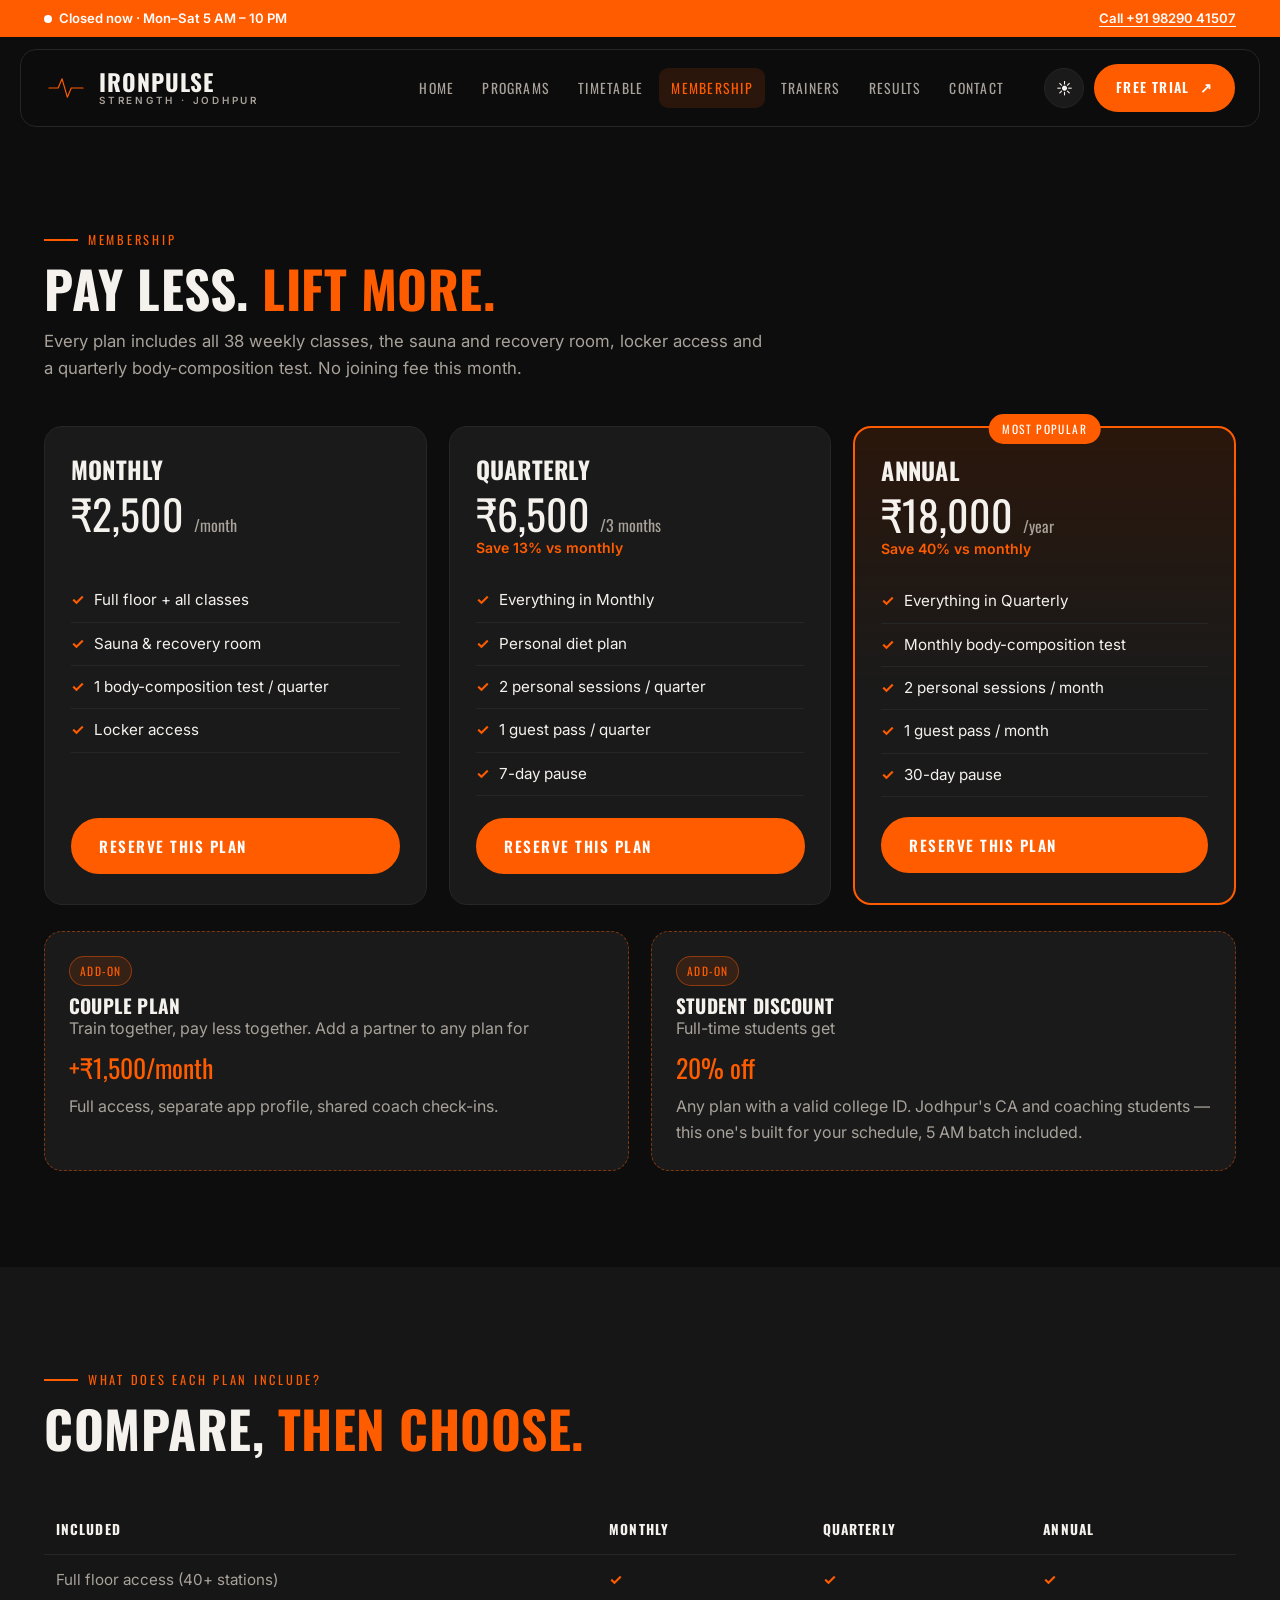
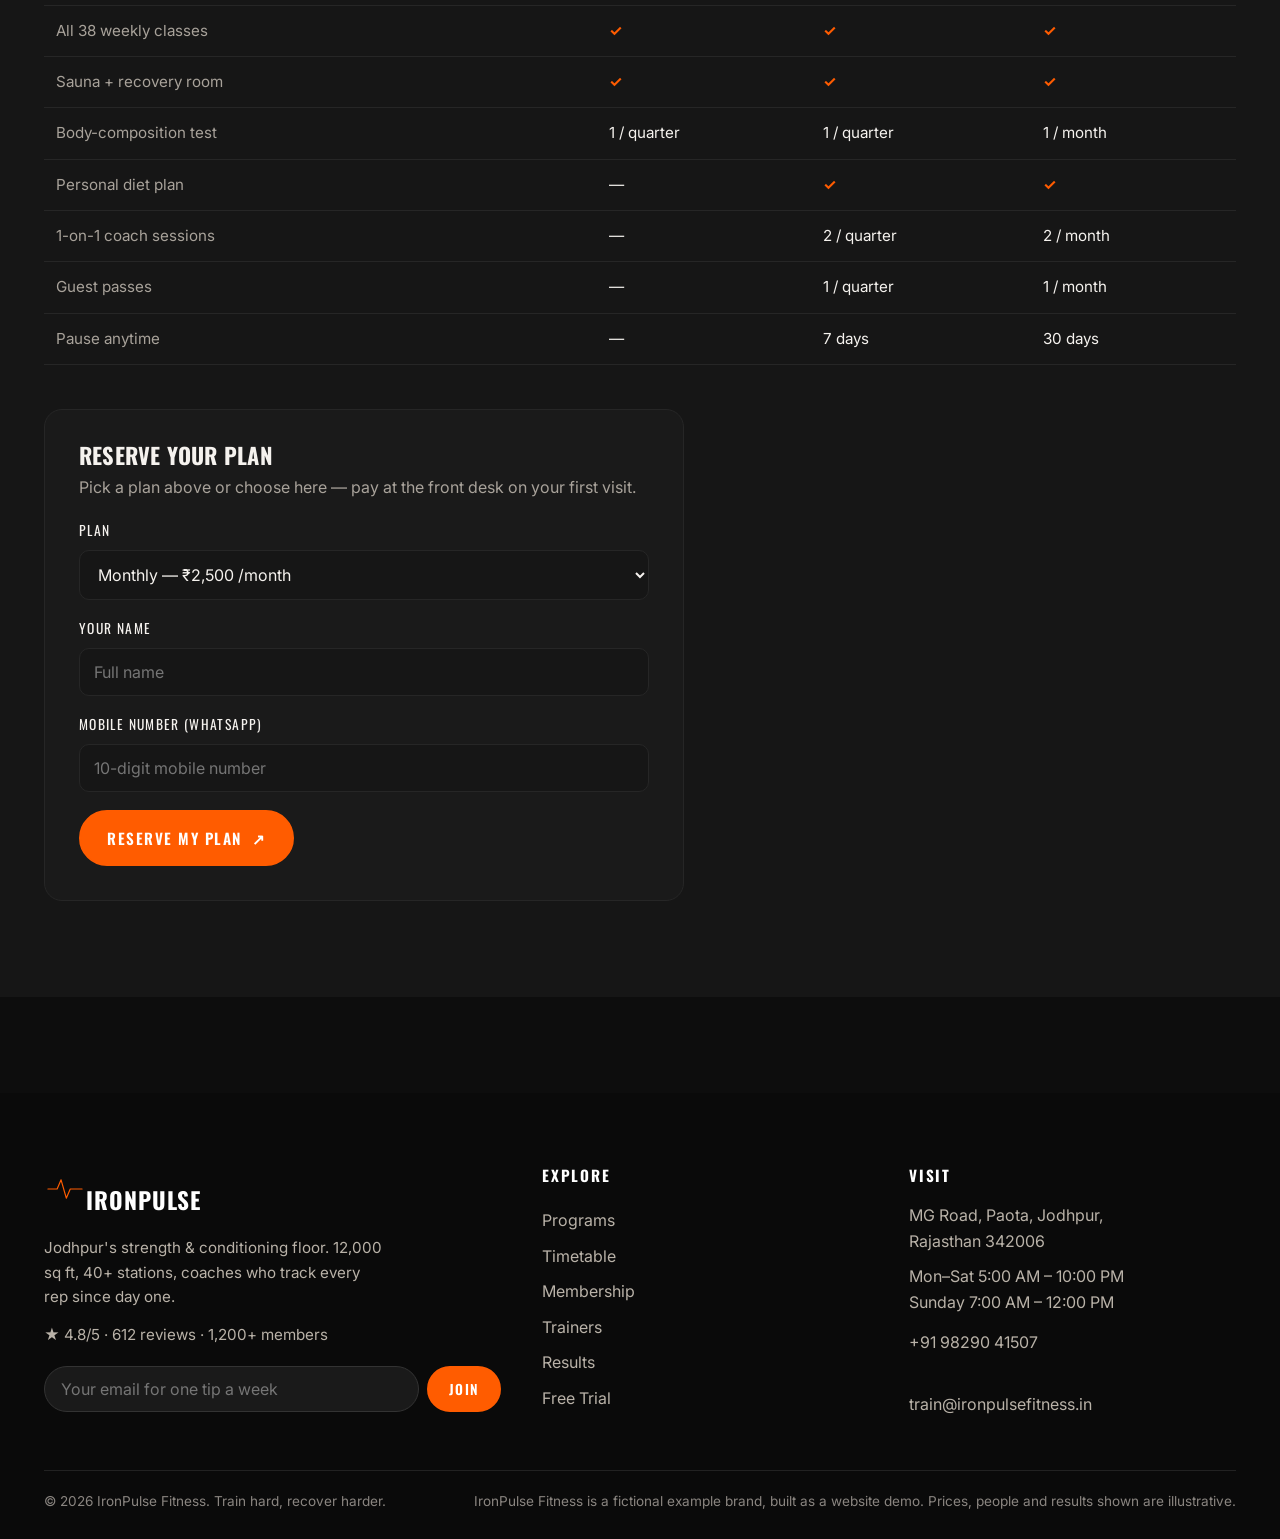
<file: membership.html>
<!DOCTYPE html>
<html lang="en">
<head>
<meta charset="UTF-8">
<meta name="viewport" content="width=device-width, initial-scale=1.0">
<title>Membership Plans — ₹2,500/Month | IronPulse Fitness</title>
<meta name="description" content="IronPulse Fitness membership: Monthly ₹2,500, Quarterly ₹6,500, Annual ₹18,000. All classes, sauna and recovery room included. No joining fee this month.">
<link rel="preconnect" href="https://fonts.googleapis.com">
<link rel="preconnect" href="https://fonts.gstatic.com" crossorigin>
<link href="https://fonts.googleapis.com/css2?family=Oswald:wght@500;600;700&family=Inter:wght@400;500;600;700&display=swap" rel="stylesheet">
<link rel="stylesheet" href="assets/css/style.css">
<link rel="icon" href="assets/img/hero-poster.jpg">
<script type="application/ld+json">
{"@context":"https://schema.org","@type":"ExerciseGym","name":"IronPulse Fitness","description":"Strength and conditioning gym in Paota, Jodhpur with 40+ stations, powerlifting, HIIT, boxing conditioning and personal coaching.","address":{"@type":"PostalAddress","streetAddress":"MG Road, Paota","addressLocality":"Jodhpur","addressRegion":"Rajasthan","postalCode":"342006","addressCountry":"IN"},"telephone":"+91-98290-41507","priceRange":"₹₹","aggregateRating":{"@type":"AggregateRating","ratingValue":"4.8","reviewCount":"612"}}
</script>
</head>
<body data-page="membership">
<div id="preloader" aria-hidden="true"><div class="pre-mark">Iron<b>Pulse</b></div><div class="pre-ring"></div><div class="pre-bar"><i></i></div></div>
<div class="topbar"><div class="topbar-in"><span data-open-status><span class="dot-live"></span>Checking hours…</span><a href="tel:+919829041507">Call +91 98290 41507</a></div></div>
<header class="site-header"><div class="wrap nav-row">
<a class="brand" href="index.html" aria-label="IronPulse Fitness — home">
<svg class="icon draw" style="width:42px;height:42px" viewBox="0 0 64 64" aria-hidden="true"><polyline class="pulse-line" pathLength="1" points="6,32 20,32 26,18 34,46 40,32 58,32"/></svg>
<span class="brand-name">IronPulse<small>Strength · Jodhpur</small></span></a>
<nav class="main-nav" id="mainNav" aria-label="Main navigation"><a href="index.html" data-nav="home">Home</a><a href="programs.html" data-nav="programs">Programs</a><a href="timetable.html" data-nav="timetable">Timetable</a><a href="membership.html" data-nav="membership">Membership</a><a href="trainers.html" data-nav="trainers">Trainers</a><a href="results.html" data-nav="results">Results</a><a href="contact.html" data-nav="contact">Contact</a></nav>
<div class="nav-cta">
<button class="theme-btn" id="themeBtn" aria-label="Change theme" title="Theme">☀</button>
<a class="btn btn-sm magnetic" href="trial.html">Free Trial <span class="arr">↗</span></a>
<button class="menu-btn" id="menuBtn" aria-label="Open menu" aria-expanded="false"><span></span><span></span><span></span></button>
</div></div></header>
<main>

<section class="sec"><div class="wrap">
  <div class="sec-head rv"><span class="eyebrow">Membership</span><h2>Pay less. <em>Lift more.</em></h2>
  <p>Every plan includes all 38 weekly classes, the sauna and recovery room, locker access and a quarterly body-composition test. No joining fee this month.</p></div>
  <div class="plans-grid plan-grid"></div>

  <div class="addons">
    <article class="addon rv"><span class="tag">Add-On</span><h3 style="margin-top:10px">Couple Plan</h3>
    <p class="mut">Train together, pay less together. Add a partner to any plan for</p>
    <p class="big">+₹1,500/month</p><p class="mut">Full access, separate app profile, shared coach check-ins.</p></article>
    <article class="addon rv rv-d1"><span class="tag">Add-On</span><h3 style="margin-top:10px">Student Discount</h3>
    <p class="mut">Full-time students get</p>
    <p class="big">20% off</p><p class="mut">Any plan with a valid college ID. Jodhpur's CA and coaching students — this one's built for your schedule, 5 AM batch included.</p></article>
  </div>
</div></section>

<section class="sec sec-steel"><div class="wrap">
  <div class="sec-head rv"><span class="eyebrow">What does each plan include?</span><h2>Compare, <em>then choose.</em></h2></div>
  <div style="overflow-x:auto">
  <table class="compare">
    <tr><th>Included</th><th>Monthly</th><th>Quarterly</th><th>Annual</th></tr>
    <tr><td>Full floor access (40+ stations)</td><td class="yes">✓</td><td class="yes">✓</td><td class="yes">✓</td></tr>
    <tr><td>All 38 weekly classes</td><td class="yes">✓</td><td class="yes">✓</td><td class="yes">✓</td></tr>
    <tr><td>Sauna + recovery room</td><td class="yes">✓</td><td class="yes">✓</td><td class="yes">✓</td></tr>
    <tr><td>Body-composition test</td><td>1 / quarter</td><td>1 / quarter</td><td>1 / month</td></tr>
    <tr><td>Personal diet plan</td><td>—</td><td class="yes">✓</td><td class="yes">✓</td></tr>
    <tr><td>1-on-1 coach sessions</td><td>—</td><td>2 / quarter</td><td>2 / month</td></tr>
    <tr><td>Guest passes</td><td>—</td><td>1 / quarter</td><td>1 / month</td></tr>
    <tr><td>Pause anytime</td><td>—</td><td>7 days</td><td>30 days</td></tr>
  </table>
  </div>

  <div class="form-card rv" id="planFormWrap" style="margin-top:44px;max-width:640px">
    <h3 style="font-size:1.4rem">Reserve your plan</h3>
    <p class="mut" style="margin:8px 0 20px">Pick a plan above or choose here — pay at the front desk on your first visit.</p>
    <form id="planForm" novalidate>
      <div class="field"><label for="mPlan">Plan</label>
        <select id="mPlan"><option value="monthly">Monthly — ₹2,500 /month</option><option value="quarterly">Quarterly — ₹6,500 /3 months</option><option value="annual">Annual — ₹18,000 /year</option></select></div>
      <div class="field"><label for="mName">Your name</label><input id="mName" type="text" placeholder="Full name" autocomplete="name"><p class="err">Please enter your name.</p></div>
      <div class="field"><label for="mPhone">Mobile number (WhatsApp)</label><input id="mPhone" type="tel" placeholder="10-digit mobile number" autocomplete="tel"><p class="err">Enter a valid 10-digit Indian mobile number.</p></div>
      <button class="btn magnetic" type="submit">Reserve My Plan <span class="arr">↗</span></button>
    </form>
    <div class="form-ok" id="planOk"></div>
  </div>
</div></section>
</main>
<footer class="site-footer"><div class="wrap">
<div class="foot-grid">
<div class="foot-brand">
<a class="brand" href="index.html"><svg class="icon draw" style="width:42px;height:42px" viewBox="0 0 64 64" aria-hidden="true"><polyline class="pulse-line" pathLength="1" points="6,32 20,32 26,18 34,46 40,32 58,32"/></svg><span class="brand-name" style="color:#fff">IronPulse</span></a>
<p>Jodhpur's strength &amp; conditioning floor. 12,000 sq ft, 40+ stations, coaches who track every rep since day one.</p>
<p>★ 4.8/5 · 612 reviews · 1,200+ members</p>
<form id="newsForm" style="margin-top:18px;display:flex;gap:8px"><input id="newsEmail" type="email" placeholder="Your email for one tip a week" aria-label="Email for weekly tip" style="flex:1;background:#1A1A1A;border:1px solid #333;border-radius:999px;color:#fff;padding:11px 16px;min-width:0"><button class="btn btn-sm" type="submit">Join</button></form>
</div>
<div><h4>Explore</h4><a href="programs.html">Programs</a><a href="timetable.html">Timetable</a><a href="membership.html">Membership</a><a href="trainers.html">Trainers</a><a href="results.html">Results</a><a href="trial.html">Free Trial</a></div>
<div><h4>Visit</h4><p>MG Road, Paota, Jodhpur,<br>Rajasthan 342006</p><p style="margin-top:10px">Mon–Sat 5:00 AM – 10:00 PM<br>Sunday 7:00 AM – 12:00 PM</p><p style="margin-top:10px"><a href="tel:+919829041507">+91 98290 41507</a><br><a href="mailto:train@ironpulsefitness.in">train@ironpulsefitness.in</a></p></div>
</div>
<div class="foot-bottom"><span>© 2026 IronPulse Fitness. Train hard, recover harder.</span><span>IronPulse Fitness is a fictional example brand, built as a website demo. Prices, people and results shown are illustrative.</span></div>
</div></footer>
<script src="assets/js/main.js"></script>
</body>
</html>
</file>
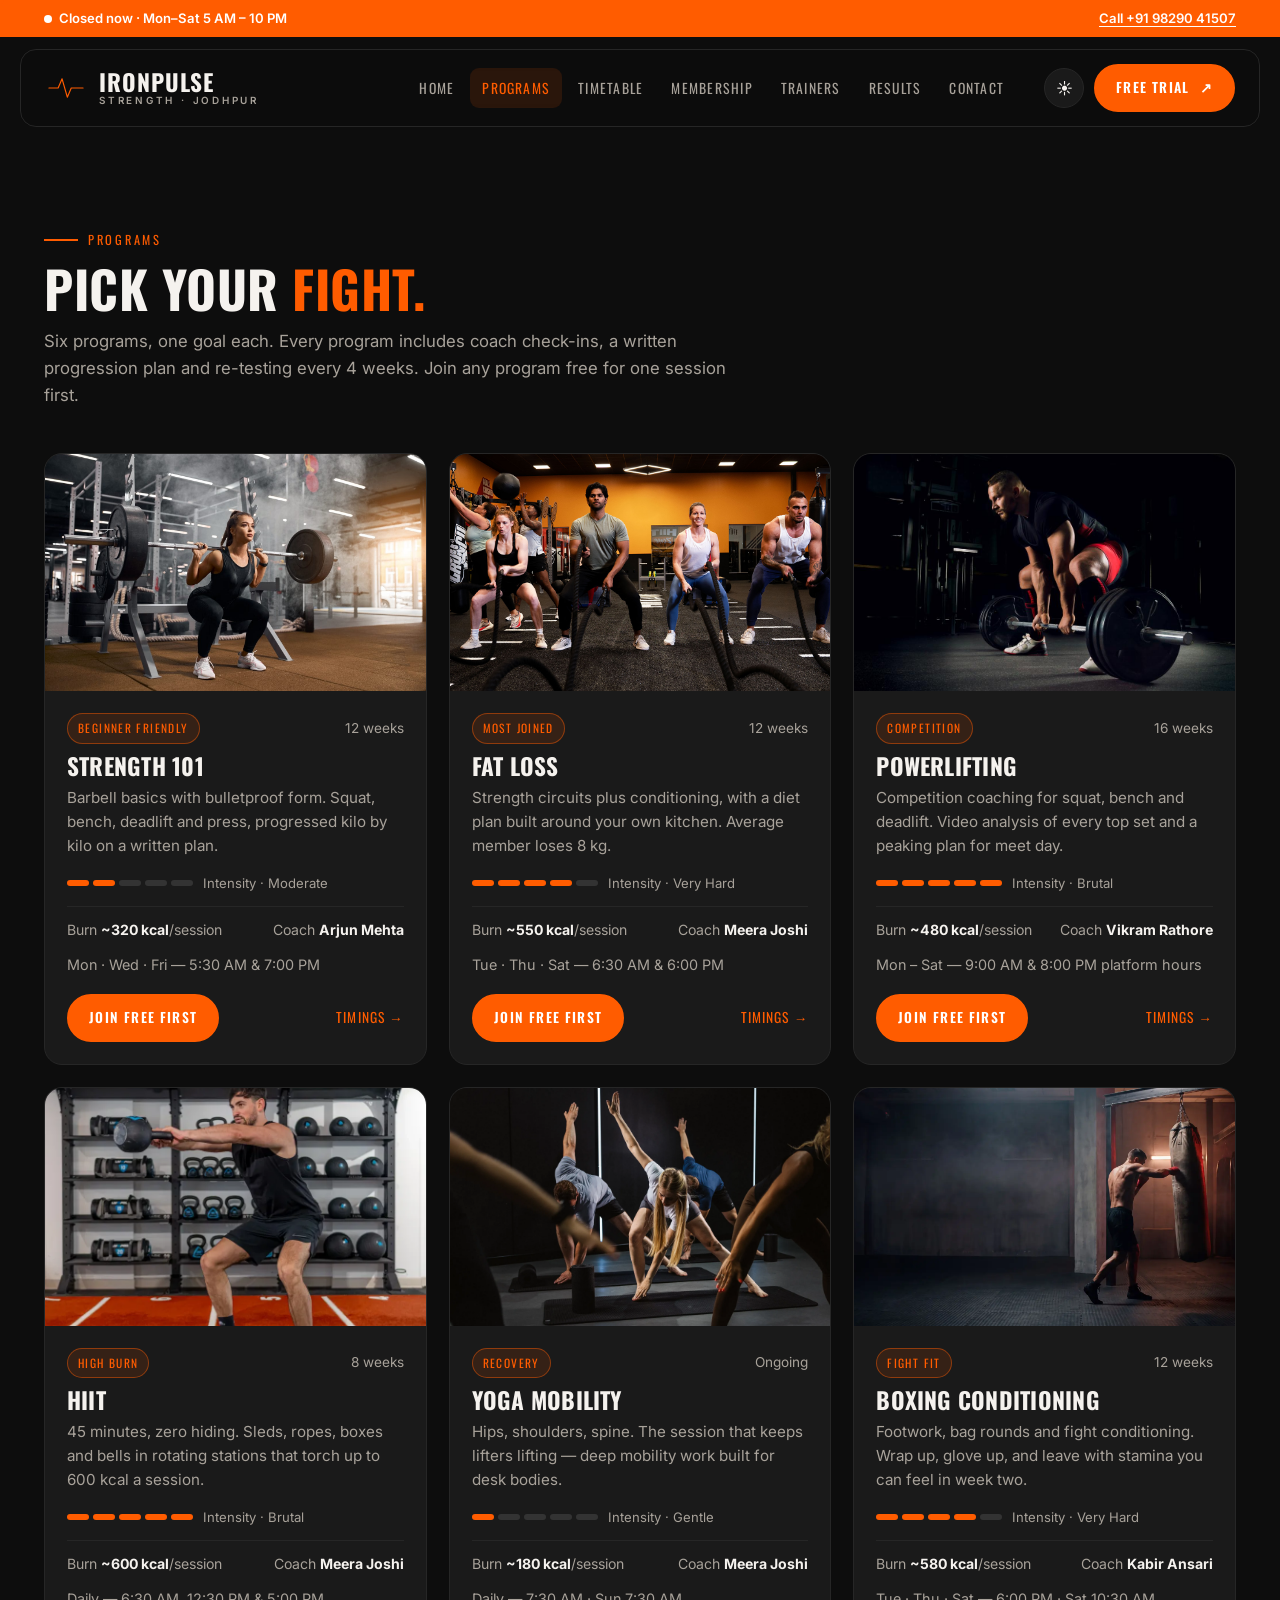
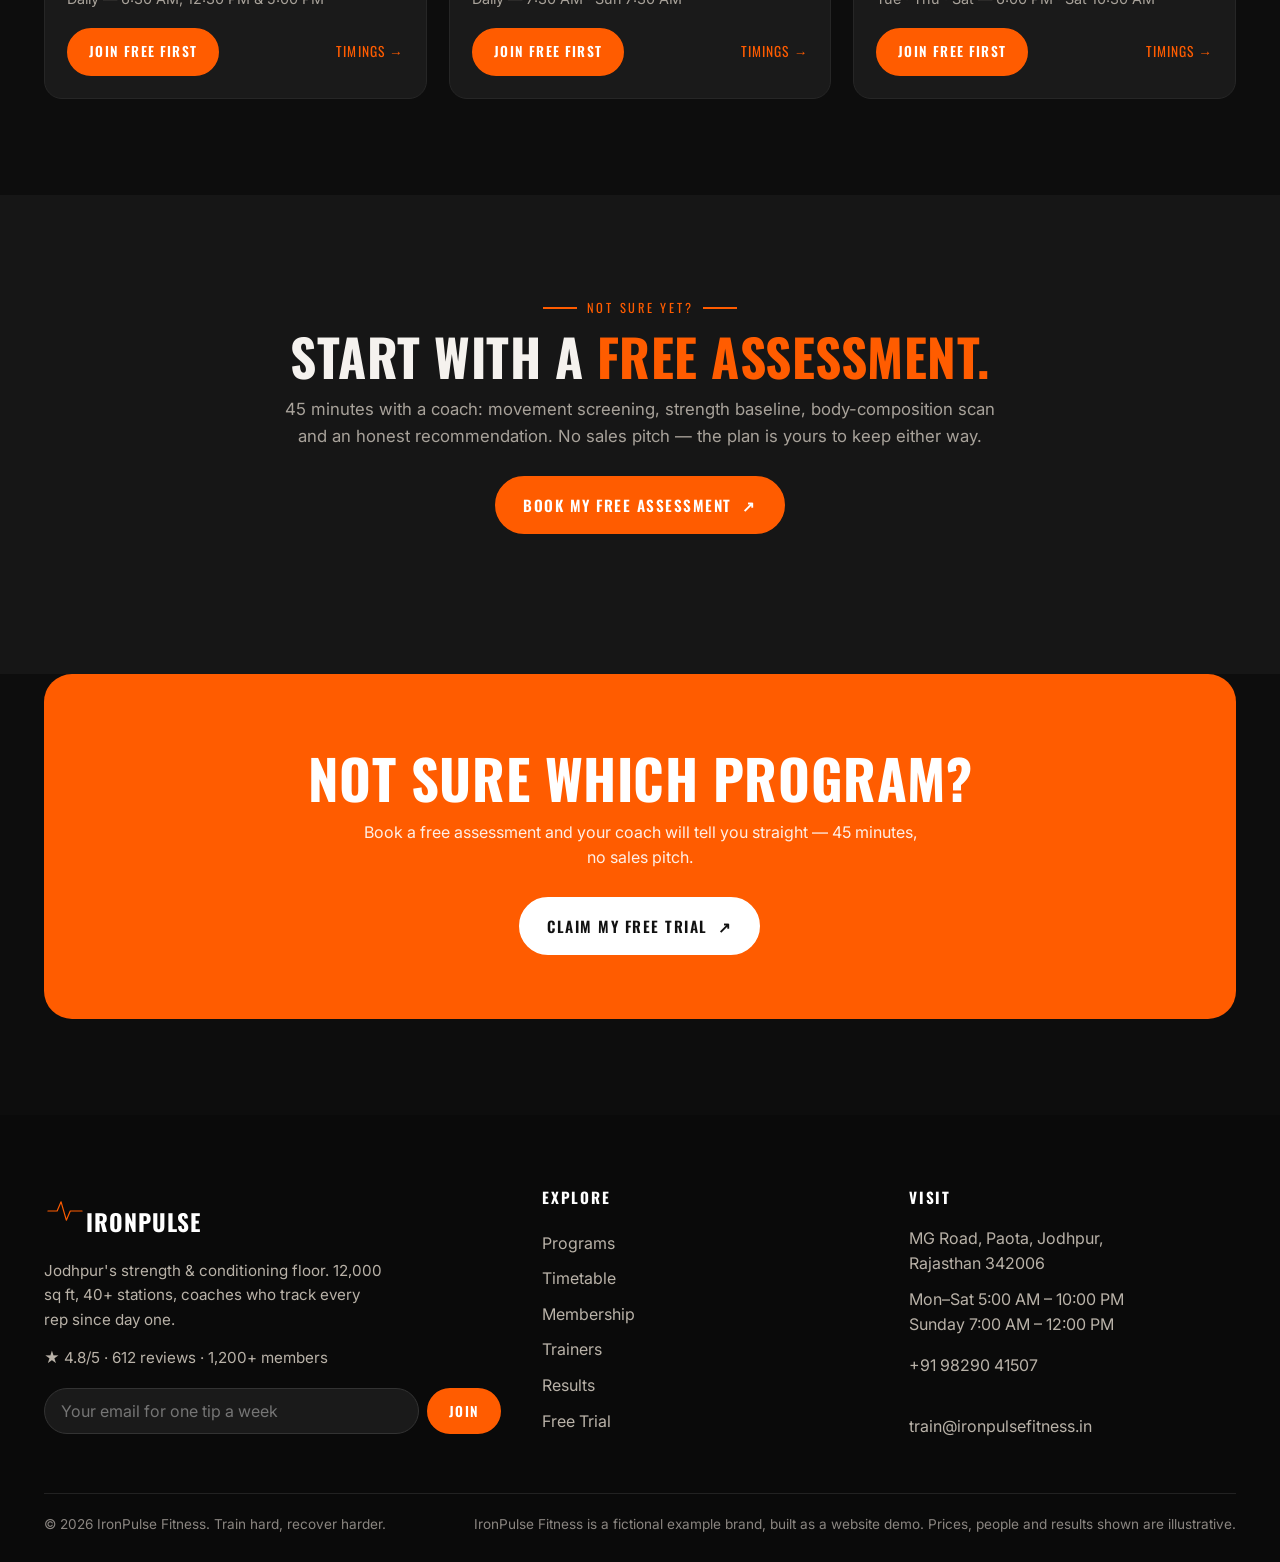
<file: programs.html>
<!DOCTYPE html>
<html lang="en">
<head>
<meta charset="UTF-8">
<meta name="viewport" content="width=device-width, initial-scale=1.0">
<title>Programs — Strength, Fat Loss, Powerlifting, HIIT | IronPulse Fitness</title>
<meta name="description" content="Six coached programs at IronPulse Fitness Jodhpur: Strength 101, Fat Loss, Powerlifting, HIIT, Yoga Mobility and Boxing Conditioning. Join free for one session.">
<link rel="preconnect" href="https://fonts.googleapis.com">
<link rel="preconnect" href="https://fonts.gstatic.com" crossorigin>
<link href="https://fonts.googleapis.com/css2?family=Oswald:wght@500;600;700&family=Inter:wght@400;500;600;700&display=swap" rel="stylesheet">
<link rel="stylesheet" href="assets/css/style.css">
<link rel="icon" href="assets/img/hero-poster.jpg">
<script type="application/ld+json">
{"@context":"https://schema.org","@type":"ExerciseGym","name":"IronPulse Fitness","description":"Strength and conditioning gym in Paota, Jodhpur with 40+ stations, powerlifting, HIIT, boxing conditioning and personal coaching.","address":{"@type":"PostalAddress","streetAddress":"MG Road, Paota","addressLocality":"Jodhpur","addressRegion":"Rajasthan","postalCode":"342006","addressCountry":"IN"},"telephone":"+91-98290-41507","priceRange":"₹₹","aggregateRating":{"@type":"AggregateRating","ratingValue":"4.8","reviewCount":"612"}}
</script>
</head>
<body data-page="programs">
<div id="preloader" aria-hidden="true"><div class="pre-mark">Iron<b>Pulse</b></div><div class="pre-ring"></div><div class="pre-bar"><i></i></div></div>
<div class="topbar"><div class="topbar-in"><span data-open-status><span class="dot-live"></span>Checking hours…</span><a href="tel:+919829041507">Call +91 98290 41507</a></div></div>
<header class="site-header"><div class="wrap nav-row">
<a class="brand" href="index.html" aria-label="IronPulse Fitness — home">
<svg class="icon draw" style="width:42px;height:42px" viewBox="0 0 64 64" aria-hidden="true"><polyline class="pulse-line" pathLength="1" points="6,32 20,32 26,18 34,46 40,32 58,32"/></svg>
<span class="brand-name">IronPulse<small>Strength · Jodhpur</small></span></a>
<nav class="main-nav" id="mainNav" aria-label="Main navigation"><a href="index.html" data-nav="home">Home</a><a href="programs.html" data-nav="programs">Programs</a><a href="timetable.html" data-nav="timetable">Timetable</a><a href="membership.html" data-nav="membership">Membership</a><a href="trainers.html" data-nav="trainers">Trainers</a><a href="results.html" data-nav="results">Results</a><a href="contact.html" data-nav="contact">Contact</a></nav>
<div class="nav-cta">
<button class="theme-btn" id="themeBtn" aria-label="Change theme" title="Theme">☀</button>
<a class="btn btn-sm magnetic" href="trial.html">Free Trial <span class="arr">↗</span></a>
<button class="menu-btn" id="menuBtn" aria-label="Open menu" aria-expanded="false"><span></span><span></span><span></span></button>
</div></div></header>
<main>

<section class="sec"><div class="wrap">
  <div class="sec-head rv"><span class="eyebrow">Programs</span><h2>Pick your <em>fight.</em></h2>
  <p>Six programs, one goal each. Every program includes coach check-ins, a written progression plan and re-testing every 4 weeks. Join any program free for one session first.</p></div>
  <div class="pgrid" id="programList"></div>
</div></section>

<section class="sec sec-steel"><div class="wrap">
  <div class="sec-head center rv"><span class="eyebrow">Not Sure Yet?</span><h2>Start with a <em>free assessment.</em></h2>
  <p>45 minutes with a coach: movement screening, strength baseline, body-composition scan and an honest recommendation. No sales pitch — the plan is yours to keep either way.</p>
  <div style="margin-top:26px"><a class="btn magnetic" href="trial.html">Book My Free Assessment <span class="arr">↗</span></a></div></div>
</div></section>
<section class="wrap"><div class="cta-band rv"><h2>Not sure which program?</h2><p>Book a free assessment and your coach will tell you straight — 45 minutes, no sales pitch.</p><a class="btn btn-light magnetic" href="trial.html">Claim My Free Trial <span class="arr">↗</span></a></div></section>
</main>
<footer class="site-footer"><div class="wrap">
<div class="foot-grid">
<div class="foot-brand">
<a class="brand" href="index.html"><svg class="icon draw" style="width:42px;height:42px" viewBox="0 0 64 64" aria-hidden="true"><polyline class="pulse-line" pathLength="1" points="6,32 20,32 26,18 34,46 40,32 58,32"/></svg><span class="brand-name" style="color:#fff">IronPulse</span></a>
<p>Jodhpur's strength &amp; conditioning floor. 12,000 sq ft, 40+ stations, coaches who track every rep since day one.</p>
<p>★ 4.8/5 · 612 reviews · 1,200+ members</p>
<form id="newsForm" style="margin-top:18px;display:flex;gap:8px"><input id="newsEmail" type="email" placeholder="Your email for one tip a week" aria-label="Email for weekly tip" style="flex:1;background:#1A1A1A;border:1px solid #333;border-radius:999px;color:#fff;padding:11px 16px;min-width:0"><button class="btn btn-sm" type="submit">Join</button></form>
</div>
<div><h4>Explore</h4><a href="programs.html">Programs</a><a href="timetable.html">Timetable</a><a href="membership.html">Membership</a><a href="trainers.html">Trainers</a><a href="results.html">Results</a><a href="trial.html">Free Trial</a></div>
<div><h4>Visit</h4><p>MG Road, Paota, Jodhpur,<br>Rajasthan 342006</p><p style="margin-top:10px">Mon–Sat 5:00 AM – 10:00 PM<br>Sunday 7:00 AM – 12:00 PM</p><p style="margin-top:10px"><a href="tel:+919829041507">+91 98290 41507</a><br><a href="mailto:train@ironpulsefitness.in">train@ironpulsefitness.in</a></p></div>
</div>
<div class="foot-bottom"><span>© 2026 IronPulse Fitness. Train hard, recover harder.</span><span>IronPulse Fitness is a fictional example brand, built as a website demo. Prices, people and results shown are illustrative.</span></div>
</div></footer>
<script src="assets/js/main.js"></script>
</body>
</html>
</file>
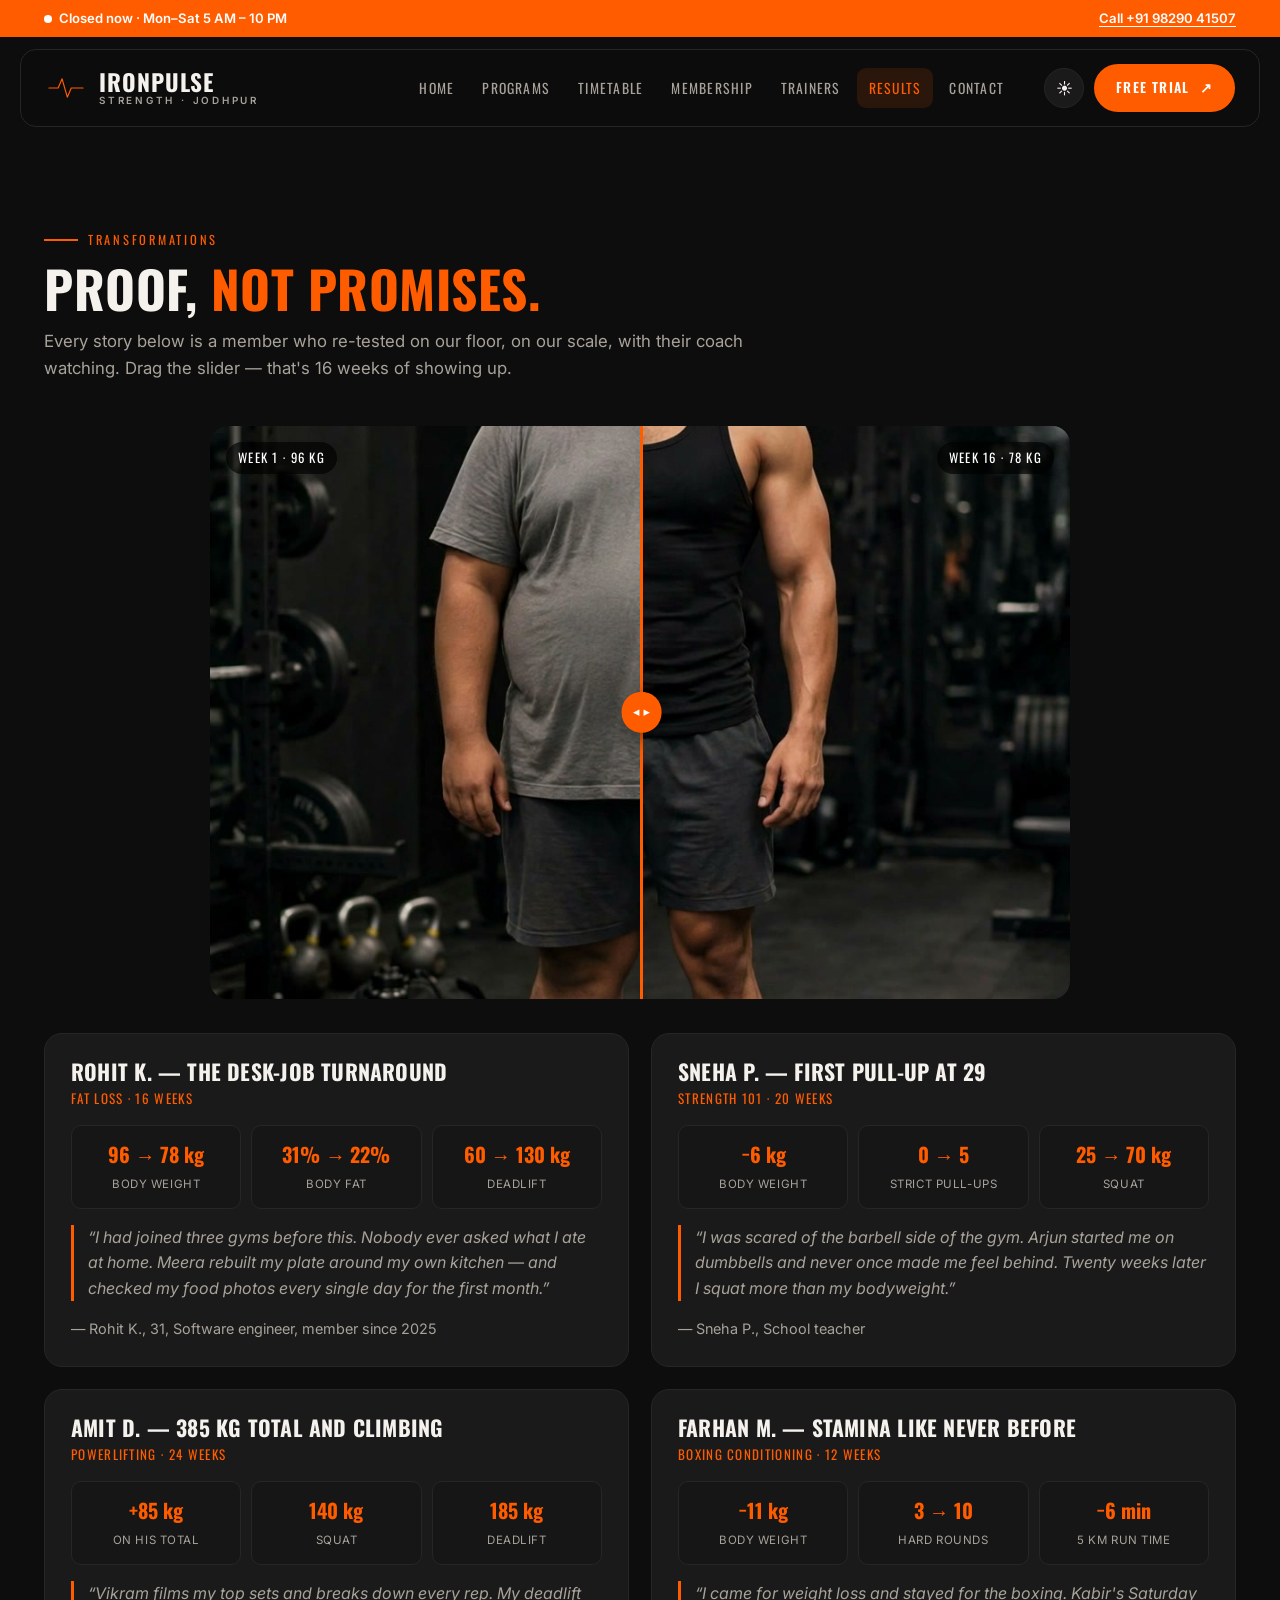
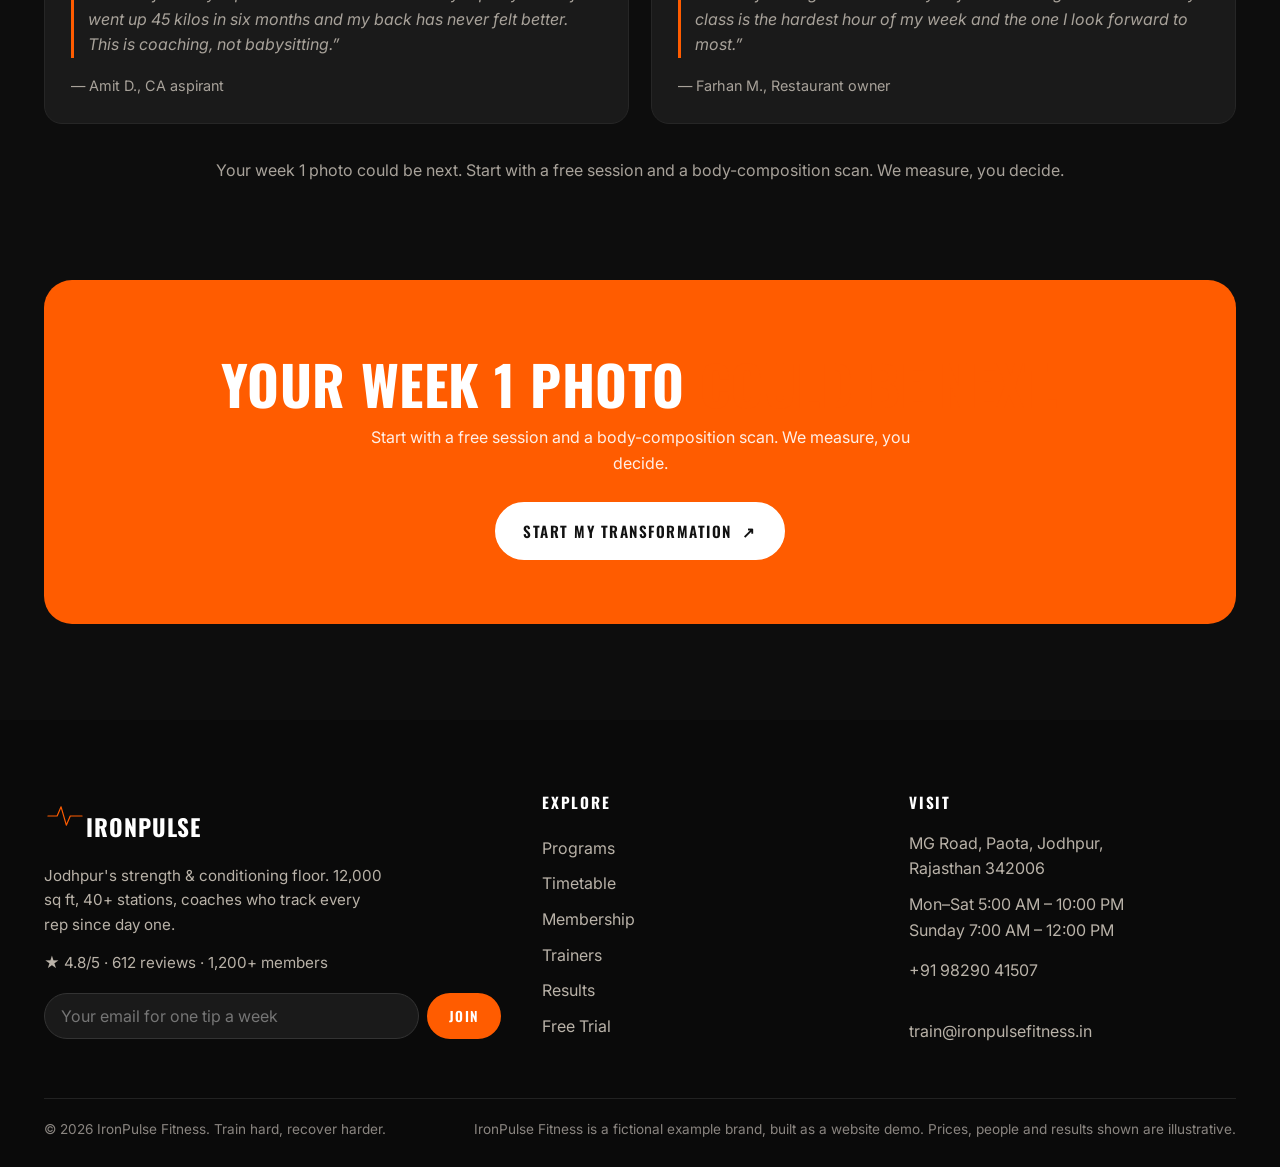
<file: results.html>
<!DOCTYPE html>
<html lang="en">
<head>
<meta charset="UTF-8">
<meta name="viewport" content="width=device-width, initial-scale=1.0">
<title>Member Transformations — Real Results | IronPulse Fitness</title>
<meta name="description" content="Real IronPulse member transformations: 18 kg lost in 16 weeks, first pull-up at 29, 385 kg powerlifting total. Proof, not promises.">
<link rel="preconnect" href="https://fonts.googleapis.com">
<link rel="preconnect" href="https://fonts.gstatic.com" crossorigin>
<link href="https://fonts.googleapis.com/css2?family=Oswald:wght@500;600;700&family=Inter:wght@400;500;600;700&display=swap" rel="stylesheet">
<link rel="stylesheet" href="assets/css/style.css">
<link rel="icon" href="assets/img/hero-poster.jpg">
<script type="application/ld+json">
{"@context":"https://schema.org","@type":"ExerciseGym","name":"IronPulse Fitness","description":"Strength and conditioning gym in Paota, Jodhpur with 40+ stations, powerlifting, HIIT, boxing conditioning and personal coaching.","address":{"@type":"PostalAddress","streetAddress":"MG Road, Paota","addressLocality":"Jodhpur","addressRegion":"Rajasthan","postalCode":"342006","addressCountry":"IN"},"telephone":"+91-98290-41507","priceRange":"₹₹","aggregateRating":{"@type":"AggregateRating","ratingValue":"4.8","reviewCount":"612"}}
</script>
</head>
<body data-page="results">
<div id="preloader" aria-hidden="true"><div class="pre-mark">Iron<b>Pulse</b></div><div class="pre-ring"></div><div class="pre-bar"><i></i></div></div>
<div class="topbar"><div class="topbar-in"><span data-open-status><span class="dot-live"></span>Checking hours…</span><a href="tel:+919829041507">Call +91 98290 41507</a></div></div>
<header class="site-header"><div class="wrap nav-row">
<a class="brand" href="index.html" aria-label="IronPulse Fitness — home">
<svg class="icon draw" style="width:42px;height:42px" viewBox="0 0 64 64" aria-hidden="true"><polyline class="pulse-line" pathLength="1" points="6,32 20,32 26,18 34,46 40,32 58,32"/></svg>
<span class="brand-name">IronPulse<small>Strength · Jodhpur</small></span></a>
<nav class="main-nav" id="mainNav" aria-label="Main navigation"><a href="index.html" data-nav="home">Home</a><a href="programs.html" data-nav="programs">Programs</a><a href="timetable.html" data-nav="timetable">Timetable</a><a href="membership.html" data-nav="membership">Membership</a><a href="trainers.html" data-nav="trainers">Trainers</a><a href="results.html" data-nav="results">Results</a><a href="contact.html" data-nav="contact">Contact</a></nav>
<div class="nav-cta">
<button class="theme-btn" id="themeBtn" aria-label="Change theme" title="Theme">☀</button>
<a class="btn btn-sm magnetic" href="trial.html">Free Trial <span class="arr">↗</span></a>
<button class="menu-btn" id="menuBtn" aria-label="Open menu" aria-expanded="false"><span></span><span></span><span></span></button>
</div></div></header>
<main>

<section class="sec"><div class="wrap">
  <div class="sec-head rv"><span class="eyebrow">Transformations</span><h2>Proof, <em>not promises.</em></h2>
  <p>Every story below is a member who re-tested on our floor, on our scale, with their coach watching. Drag the slider — that's 16 weeks of showing up.</p></div>
  <div class="ba-wrap rv">
    <img src="assets/img/rohit-before.jpg" alt="Rohit at week 1 — 96 kg, before the Fat Loss program" loading="lazy">
    <img class="ba-after" src="assets/img/rohit-after.jpg" alt="Rohit at week 16 — 78 kg, after the Fat Loss program" loading="lazy">
    <span class="ba-lbl l">Week 1 · 96 kg</span><span class="ba-lbl r">Week 16 · 78 kg</span>
    <div class="ba-handle"></div>
  </div>
  <div class="story-grid" id="storyGrid"></div>
  <p class="mut" style="text-align:center;margin-top:34px">Your week 1 photo could be next. Start with a free session and a body-composition scan. We measure, you decide.</p>
</div></section>
<section class="wrap"><div class="cta-band rv"><h2>Your week 1 photo <em>could be next.</em></h2><p>Start with a free session and a body-composition scan. We measure, you decide.</p><a class="btn btn-light magnetic" href="trial.html">Start My Transformation <span class="arr">↗</span></a></div></section>
</main>
<footer class="site-footer"><div class="wrap">
<div class="foot-grid">
<div class="foot-brand">
<a class="brand" href="index.html"><svg class="icon draw" style="width:42px;height:42px" viewBox="0 0 64 64" aria-hidden="true"><polyline class="pulse-line" pathLength="1" points="6,32 20,32 26,18 34,46 40,32 58,32"/></svg><span class="brand-name" style="color:#fff">IronPulse</span></a>
<p>Jodhpur's strength &amp; conditioning floor. 12,000 sq ft, 40+ stations, coaches who track every rep since day one.</p>
<p>★ 4.8/5 · 612 reviews · 1,200+ members</p>
<form id="newsForm" style="margin-top:18px;display:flex;gap:8px"><input id="newsEmail" type="email" placeholder="Your email for one tip a week" aria-label="Email for weekly tip" style="flex:1;background:#1A1A1A;border:1px solid #333;border-radius:999px;color:#fff;padding:11px 16px;min-width:0"><button class="btn btn-sm" type="submit">Join</button></form>
</div>
<div><h4>Explore</h4><a href="programs.html">Programs</a><a href="timetable.html">Timetable</a><a href="membership.html">Membership</a><a href="trainers.html">Trainers</a><a href="results.html">Results</a><a href="trial.html">Free Trial</a></div>
<div><h4>Visit</h4><p>MG Road, Paota, Jodhpur,<br>Rajasthan 342006</p><p style="margin-top:10px">Mon–Sat 5:00 AM – 10:00 PM<br>Sunday 7:00 AM – 12:00 PM</p><p style="margin-top:10px"><a href="tel:+919829041507">+91 98290 41507</a><br><a href="mailto:train@ironpulsefitness.in">train@ironpulsefitness.in</a></p></div>
</div>
<div class="foot-bottom"><span>© 2026 IronPulse Fitness. Train hard, recover harder.</span><span>IronPulse Fitness is a fictional example brand, built as a website demo. Prices, people and results shown are illustrative.</span></div>
</div></footer>
<script src="assets/js/main.js"></script>
</body>
</html>
</file>
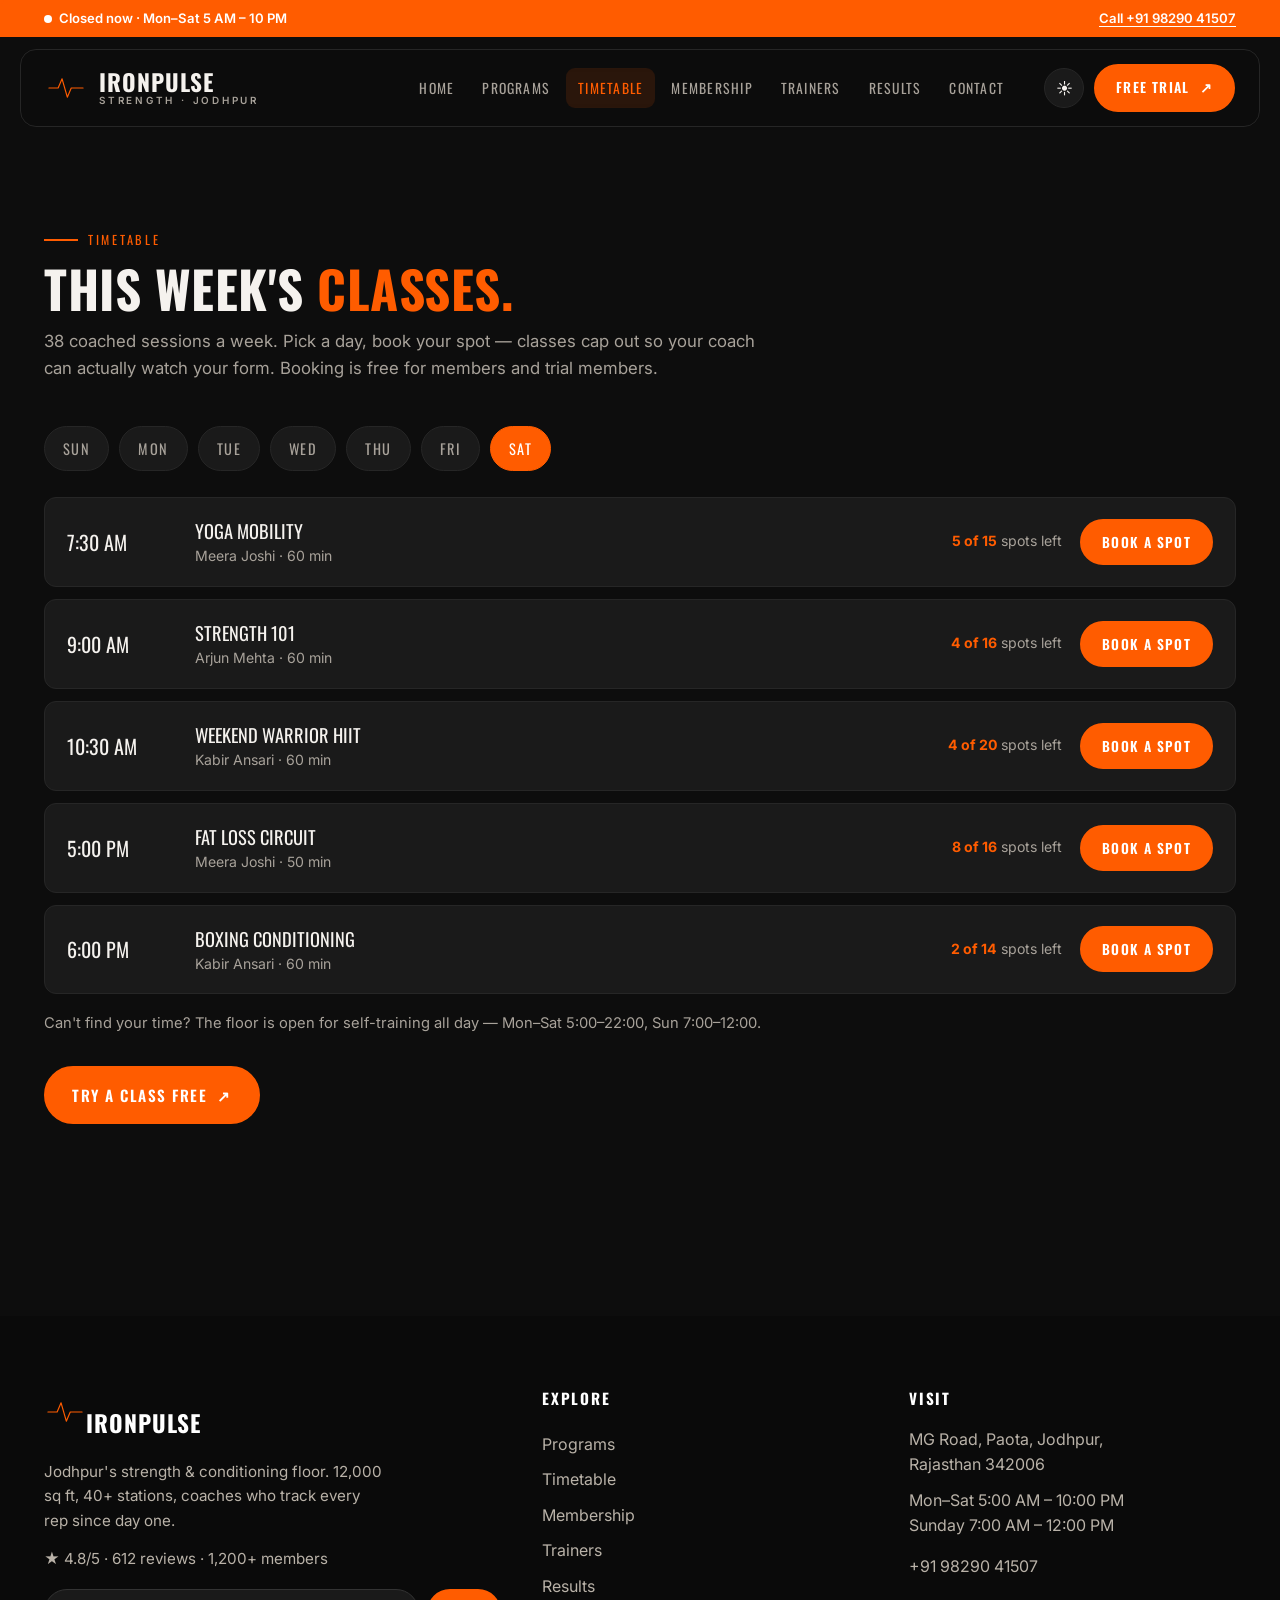
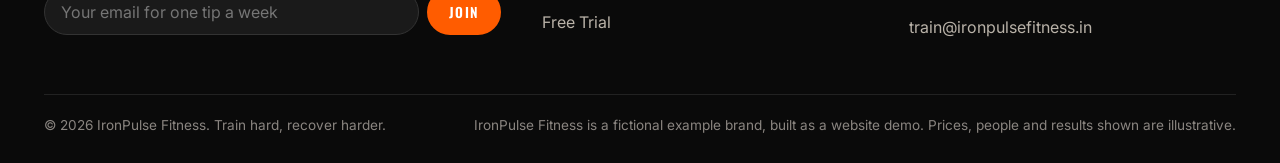
<file: timetable.html>
<!DOCTYPE html>
<html lang="en">
<head>
<meta charset="UTF-8">
<meta name="viewport" content="width=device-width, initial-scale=1.0">
<title>Class Timetable — 38 Coached Sessions a Week | IronPulse Fitness</title>
<meta name="description" content="This week's classes at IronPulse Fitness Jodhpur: strength, HIIT, yoga, boxing and powerlifting. Pick a day and book your spot — classes cap out.">
<link rel="preconnect" href="https://fonts.googleapis.com">
<link rel="preconnect" href="https://fonts.gstatic.com" crossorigin>
<link href="https://fonts.googleapis.com/css2?family=Oswald:wght@500;600;700&family=Inter:wght@400;500;600;700&display=swap" rel="stylesheet">
<link rel="stylesheet" href="assets/css/style.css">
<link rel="icon" href="assets/img/hero-poster.jpg">
<script type="application/ld+json">
{"@context":"https://schema.org","@type":"ExerciseGym","name":"IronPulse Fitness","description":"Strength and conditioning gym in Paota, Jodhpur with 40+ stations, powerlifting, HIIT, boxing conditioning and personal coaching.","address":{"@type":"PostalAddress","streetAddress":"MG Road, Paota","addressLocality":"Jodhpur","addressRegion":"Rajasthan","postalCode":"342006","addressCountry":"IN"},"telephone":"+91-98290-41507","priceRange":"₹₹","aggregateRating":{"@type":"AggregateRating","ratingValue":"4.8","reviewCount":"612"}}
</script>
</head>
<body data-page="timetable">
<div id="preloader" aria-hidden="true"><div class="pre-mark">Iron<b>Pulse</b></div><div class="pre-ring"></div><div class="pre-bar"><i></i></div></div>
<div class="topbar"><div class="topbar-in"><span data-open-status><span class="dot-live"></span>Checking hours…</span><a href="tel:+919829041507">Call +91 98290 41507</a></div></div>
<header class="site-header"><div class="wrap nav-row">
<a class="brand" href="index.html" aria-label="IronPulse Fitness — home">
<svg class="icon draw" style="width:42px;height:42px" viewBox="0 0 64 64" aria-hidden="true"><polyline class="pulse-line" pathLength="1" points="6,32 20,32 26,18 34,46 40,32 58,32"/></svg>
<span class="brand-name">IronPulse<small>Strength · Jodhpur</small></span></a>
<nav class="main-nav" id="mainNav" aria-label="Main navigation"><a href="index.html" data-nav="home">Home</a><a href="programs.html" data-nav="programs">Programs</a><a href="timetable.html" data-nav="timetable">Timetable</a><a href="membership.html" data-nav="membership">Membership</a><a href="trainers.html" data-nav="trainers">Trainers</a><a href="results.html" data-nav="results">Results</a><a href="contact.html" data-nav="contact">Contact</a></nav>
<div class="nav-cta">
<button class="theme-btn" id="themeBtn" aria-label="Change theme" title="Theme">☀</button>
<a class="btn btn-sm magnetic" href="trial.html">Free Trial <span class="arr">↗</span></a>
<button class="menu-btn" id="menuBtn" aria-label="Open menu" aria-expanded="false"><span></span><span></span><span></span></button>
</div></div></header>
<main>

<section class="sec"><div class="wrap">
  <div class="sec-head rv"><span class="eyebrow">Timetable</span><h2>This week's <em>classes.</em></h2>
  <p>38 coached sessions a week. Pick a day, book your spot — classes cap out so your coach can actually watch your form. Booking is free for members and trial members.</p></div>
  <div class="day-tabs" id="dayTabs"></div>
  <div id="ttList"></div>
  <p class="today-note rv">Can't find your time? The floor is open for self-training all day — Mon–Sat 5:00–22:00, Sun 7:00–12:00.</p>
  <div style="margin-top:30px"><a class="btn magnetic" href="trial.html">Try A Class Free <span class="arr">↗</span></a></div>
</div></section>
</main>
<footer class="site-footer"><div class="wrap">
<div class="foot-grid">
<div class="foot-brand">
<a class="brand" href="index.html"><svg class="icon draw" style="width:42px;height:42px" viewBox="0 0 64 64" aria-hidden="true"><polyline class="pulse-line" pathLength="1" points="6,32 20,32 26,18 34,46 40,32 58,32"/></svg><span class="brand-name" style="color:#fff">IronPulse</span></a>
<p>Jodhpur's strength &amp; conditioning floor. 12,000 sq ft, 40+ stations, coaches who track every rep since day one.</p>
<p>★ 4.8/5 · 612 reviews · 1,200+ members</p>
<form id="newsForm" style="margin-top:18px;display:flex;gap:8px"><input id="newsEmail" type="email" placeholder="Your email for one tip a week" aria-label="Email for weekly tip" style="flex:1;background:#1A1A1A;border:1px solid #333;border-radius:999px;color:#fff;padding:11px 16px;min-width:0"><button class="btn btn-sm" type="submit">Join</button></form>
</div>
<div><h4>Explore</h4><a href="programs.html">Programs</a><a href="timetable.html">Timetable</a><a href="membership.html">Membership</a><a href="trainers.html">Trainers</a><a href="results.html">Results</a><a href="trial.html">Free Trial</a></div>
<div><h4>Visit</h4><p>MG Road, Paota, Jodhpur,<br>Rajasthan 342006</p><p style="margin-top:10px">Mon–Sat 5:00 AM – 10:00 PM<br>Sunday 7:00 AM – 12:00 PM</p><p style="margin-top:10px"><a href="tel:+919829041507">+91 98290 41507</a><br><a href="mailto:train@ironpulsefitness.in">train@ironpulsefitness.in</a></p></div>
</div>
<div class="foot-bottom"><span>© 2026 IronPulse Fitness. Train hard, recover harder.</span><span>IronPulse Fitness is a fictional example brand, built as a website demo. Prices, people and results shown are illustrative.</span></div>
</div></footer>
<script src="assets/js/main.js"></script>
</body>
</html>
</file>
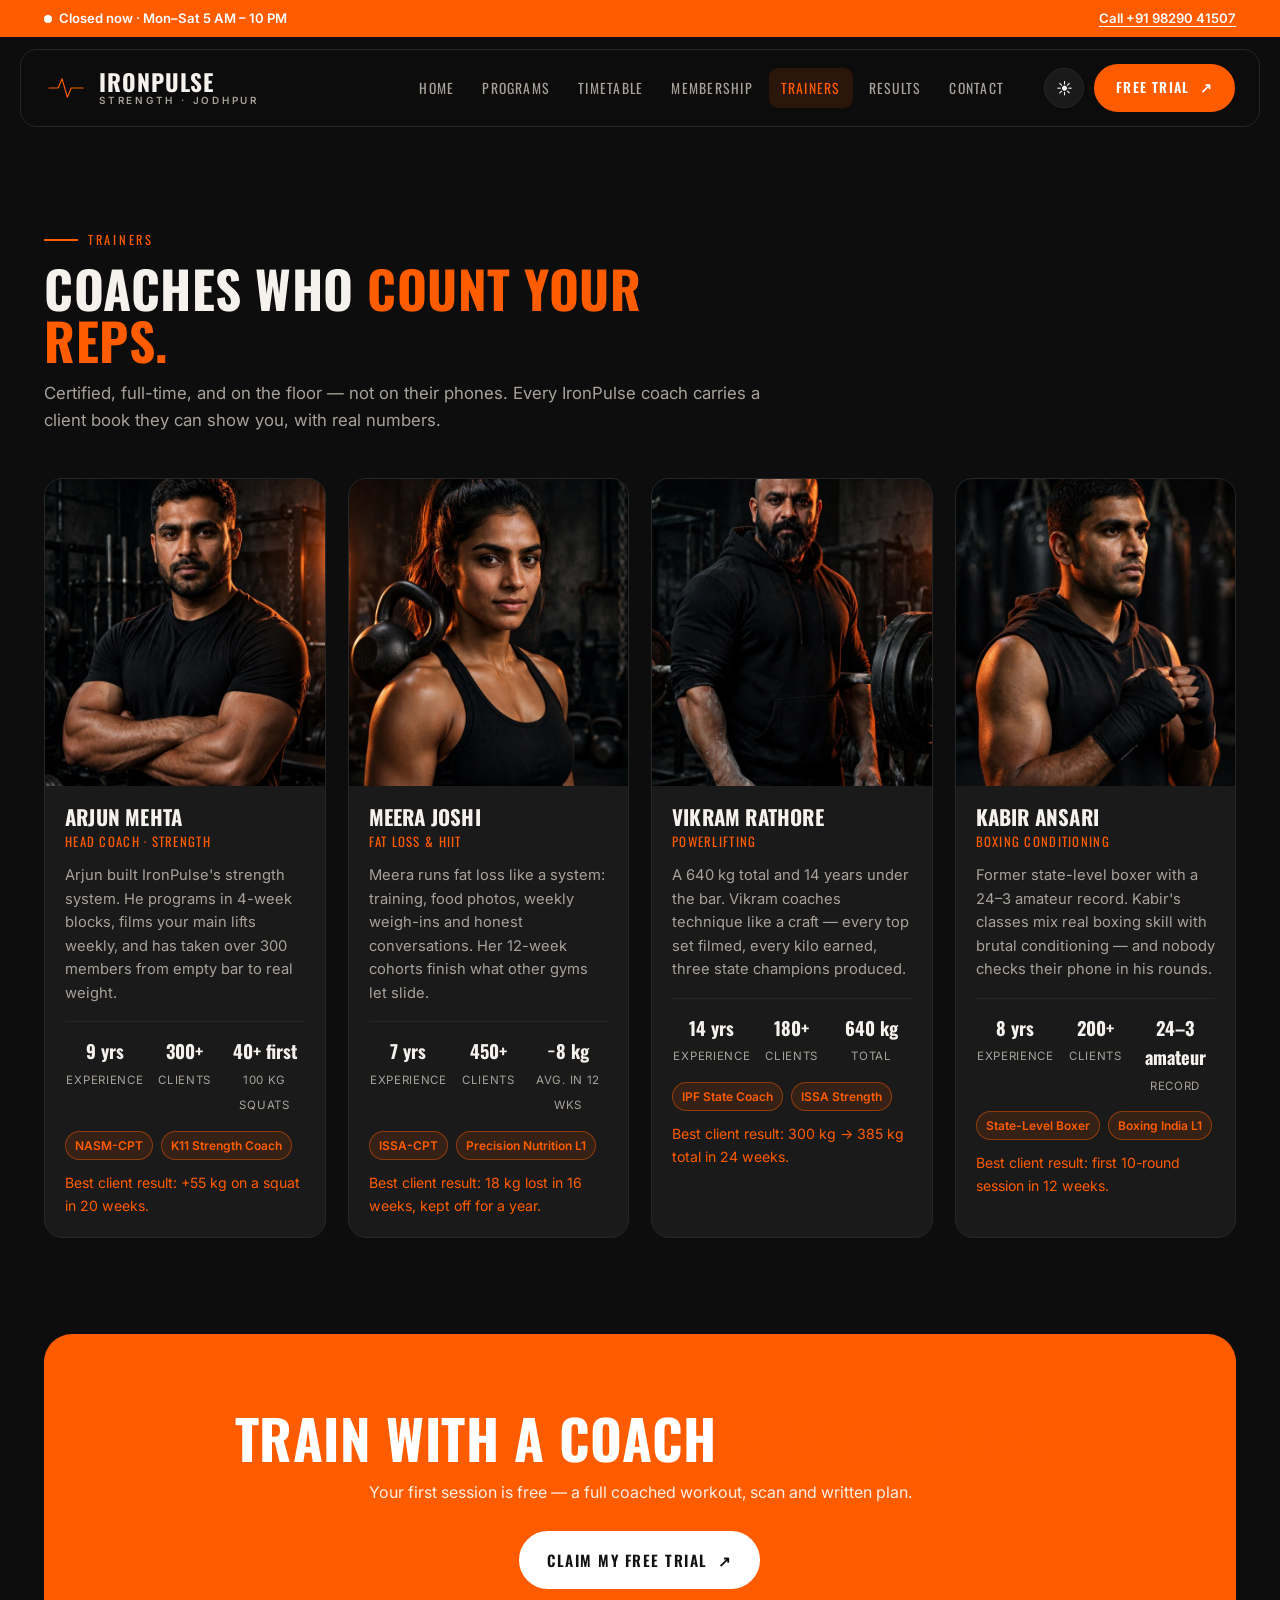
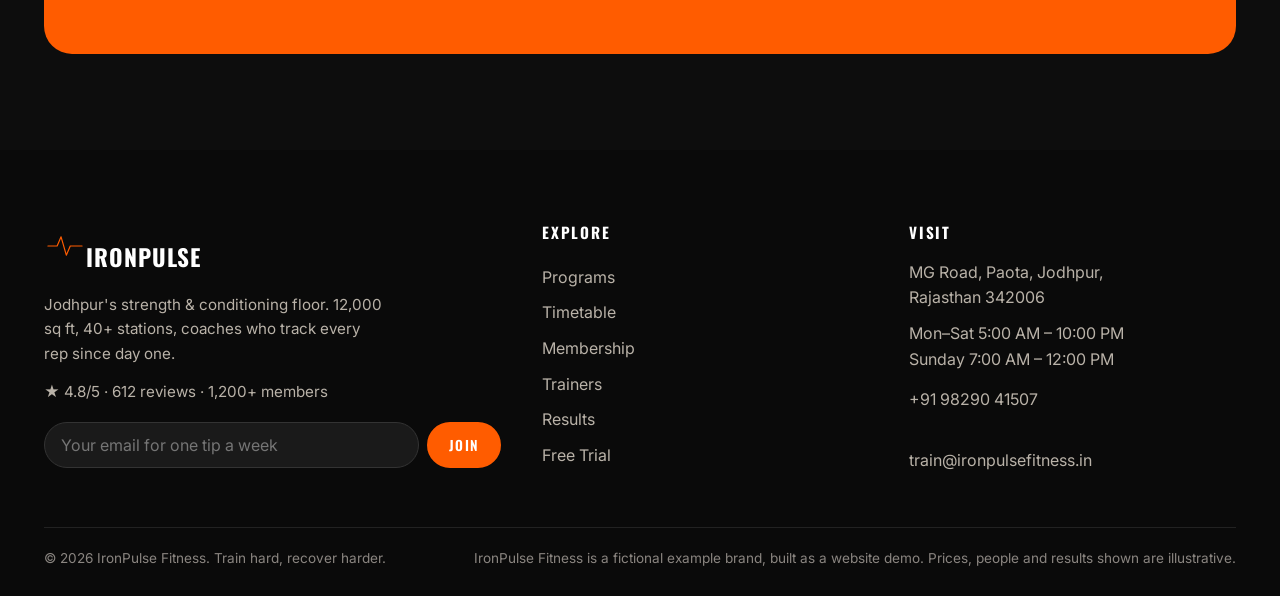
<file: trainers.html>
<!DOCTYPE html>
<html lang="en">
<head>
<meta charset="UTF-8">
<meta name="viewport" content="width=device-width, initial-scale=1.0">
<title>Coaches — NASM & ISSA Certified Trainers | IronPulse Fitness</title>
<meta name="description" content="Meet the IronPulse coaches: Arjun Mehta (strength), Meera Joshi (fat loss & HIIT), Vikram Rathore (powerlifting), Kabir Ansari (boxing). Real client numbers.">
<link rel="preconnect" href="https://fonts.googleapis.com">
<link rel="preconnect" href="https://fonts.gstatic.com" crossorigin>
<link href="https://fonts.googleapis.com/css2?family=Oswald:wght@500;600;700&family=Inter:wght@400;500;600;700&display=swap" rel="stylesheet">
<link rel="stylesheet" href="assets/css/style.css">
<link rel="icon" href="assets/img/hero-poster.jpg">
<script type="application/ld+json">
{"@context":"https://schema.org","@type":"ExerciseGym","name":"IronPulse Fitness","description":"Strength and conditioning gym in Paota, Jodhpur with 40+ stations, powerlifting, HIIT, boxing conditioning and personal coaching.","address":{"@type":"PostalAddress","streetAddress":"MG Road, Paota","addressLocality":"Jodhpur","addressRegion":"Rajasthan","postalCode":"342006","addressCountry":"IN"},"telephone":"+91-98290-41507","priceRange":"₹₹","aggregateRating":{"@type":"AggregateRating","ratingValue":"4.8","reviewCount":"612"}}
</script>
</head>
<body data-page="trainers">
<div id="preloader" aria-hidden="true"><div class="pre-mark">Iron<b>Pulse</b></div><div class="pre-ring"></div><div class="pre-bar"><i></i></div></div>
<div class="topbar"><div class="topbar-in"><span data-open-status><span class="dot-live"></span>Checking hours…</span><a href="tel:+919829041507">Call +91 98290 41507</a></div></div>
<header class="site-header"><div class="wrap nav-row">
<a class="brand" href="index.html" aria-label="IronPulse Fitness — home">
<svg class="icon draw" style="width:42px;height:42px" viewBox="0 0 64 64" aria-hidden="true"><polyline class="pulse-line" pathLength="1" points="6,32 20,32 26,18 34,46 40,32 58,32"/></svg>
<span class="brand-name">IronPulse<small>Strength · Jodhpur</small></span></a>
<nav class="main-nav" id="mainNav" aria-label="Main navigation"><a href="index.html" data-nav="home">Home</a><a href="programs.html" data-nav="programs">Programs</a><a href="timetable.html" data-nav="timetable">Timetable</a><a href="membership.html" data-nav="membership">Membership</a><a href="trainers.html" data-nav="trainers">Trainers</a><a href="results.html" data-nav="results">Results</a><a href="contact.html" data-nav="contact">Contact</a></nav>
<div class="nav-cta">
<button class="theme-btn" id="themeBtn" aria-label="Change theme" title="Theme">☀</button>
<a class="btn btn-sm magnetic" href="trial.html">Free Trial <span class="arr">↗</span></a>
<button class="menu-btn" id="menuBtn" aria-label="Open menu" aria-expanded="false"><span></span><span></span><span></span></button>
</div></div></header>
<main>

<section class="sec"><div class="wrap">
  <div class="sec-head rv"><span class="eyebrow">Trainers</span><h2>Coaches who <em>count your reps.</em></h2>
  <p>Certified, full-time, and on the floor — not on their phones. Every IronPulse coach carries a client book they can show you, with real numbers.</p></div>
  <div class="tgrid" id="trainerList"></div>
</div></section>
<section class="wrap"><div class="cta-band rv"><h2>Train with a coach <em>who counts.</em></h2><p>Your first session is free — a full coached workout, scan and written plan.</p><a class="btn btn-light magnetic" href="trial.html">Claim My Free Trial <span class="arr">↗</span></a></div></section>
</main>
<footer class="site-footer"><div class="wrap">
<div class="foot-grid">
<div class="foot-brand">
<a class="brand" href="index.html"><svg class="icon draw" style="width:42px;height:42px" viewBox="0 0 64 64" aria-hidden="true"><polyline class="pulse-line" pathLength="1" points="6,32 20,32 26,18 34,46 40,32 58,32"/></svg><span class="brand-name" style="color:#fff">IronPulse</span></a>
<p>Jodhpur's strength &amp; conditioning floor. 12,000 sq ft, 40+ stations, coaches who track every rep since day one.</p>
<p>★ 4.8/5 · 612 reviews · 1,200+ members</p>
<form id="newsForm" style="margin-top:18px;display:flex;gap:8px"><input id="newsEmail" type="email" placeholder="Your email for one tip a week" aria-label="Email for weekly tip" style="flex:1;background:#1A1A1A;border:1px solid #333;border-radius:999px;color:#fff;padding:11px 16px;min-width:0"><button class="btn btn-sm" type="submit">Join</button></form>
</div>
<div><h4>Explore</h4><a href="programs.html">Programs</a><a href="timetable.html">Timetable</a><a href="membership.html">Membership</a><a href="trainers.html">Trainers</a><a href="results.html">Results</a><a href="trial.html">Free Trial</a></div>
<div><h4>Visit</h4><p>MG Road, Paota, Jodhpur,<br>Rajasthan 342006</p><p style="margin-top:10px">Mon–Sat 5:00 AM – 10:00 PM<br>Sunday 7:00 AM – 12:00 PM</p><p style="margin-top:10px"><a href="tel:+919829041507">+91 98290 41507</a><br><a href="mailto:train@ironpulsefitness.in">train@ironpulsefitness.in</a></p></div>
</div>
<div class="foot-bottom"><span>© 2026 IronPulse Fitness. Train hard, recover harder.</span><span>IronPulse Fitness is a fictional example brand, built as a website demo. Prices, people and results shown are illustrative.</span></div>
</div></footer>
<script src="assets/js/main.js"></script>
</body>
</html>
</file>
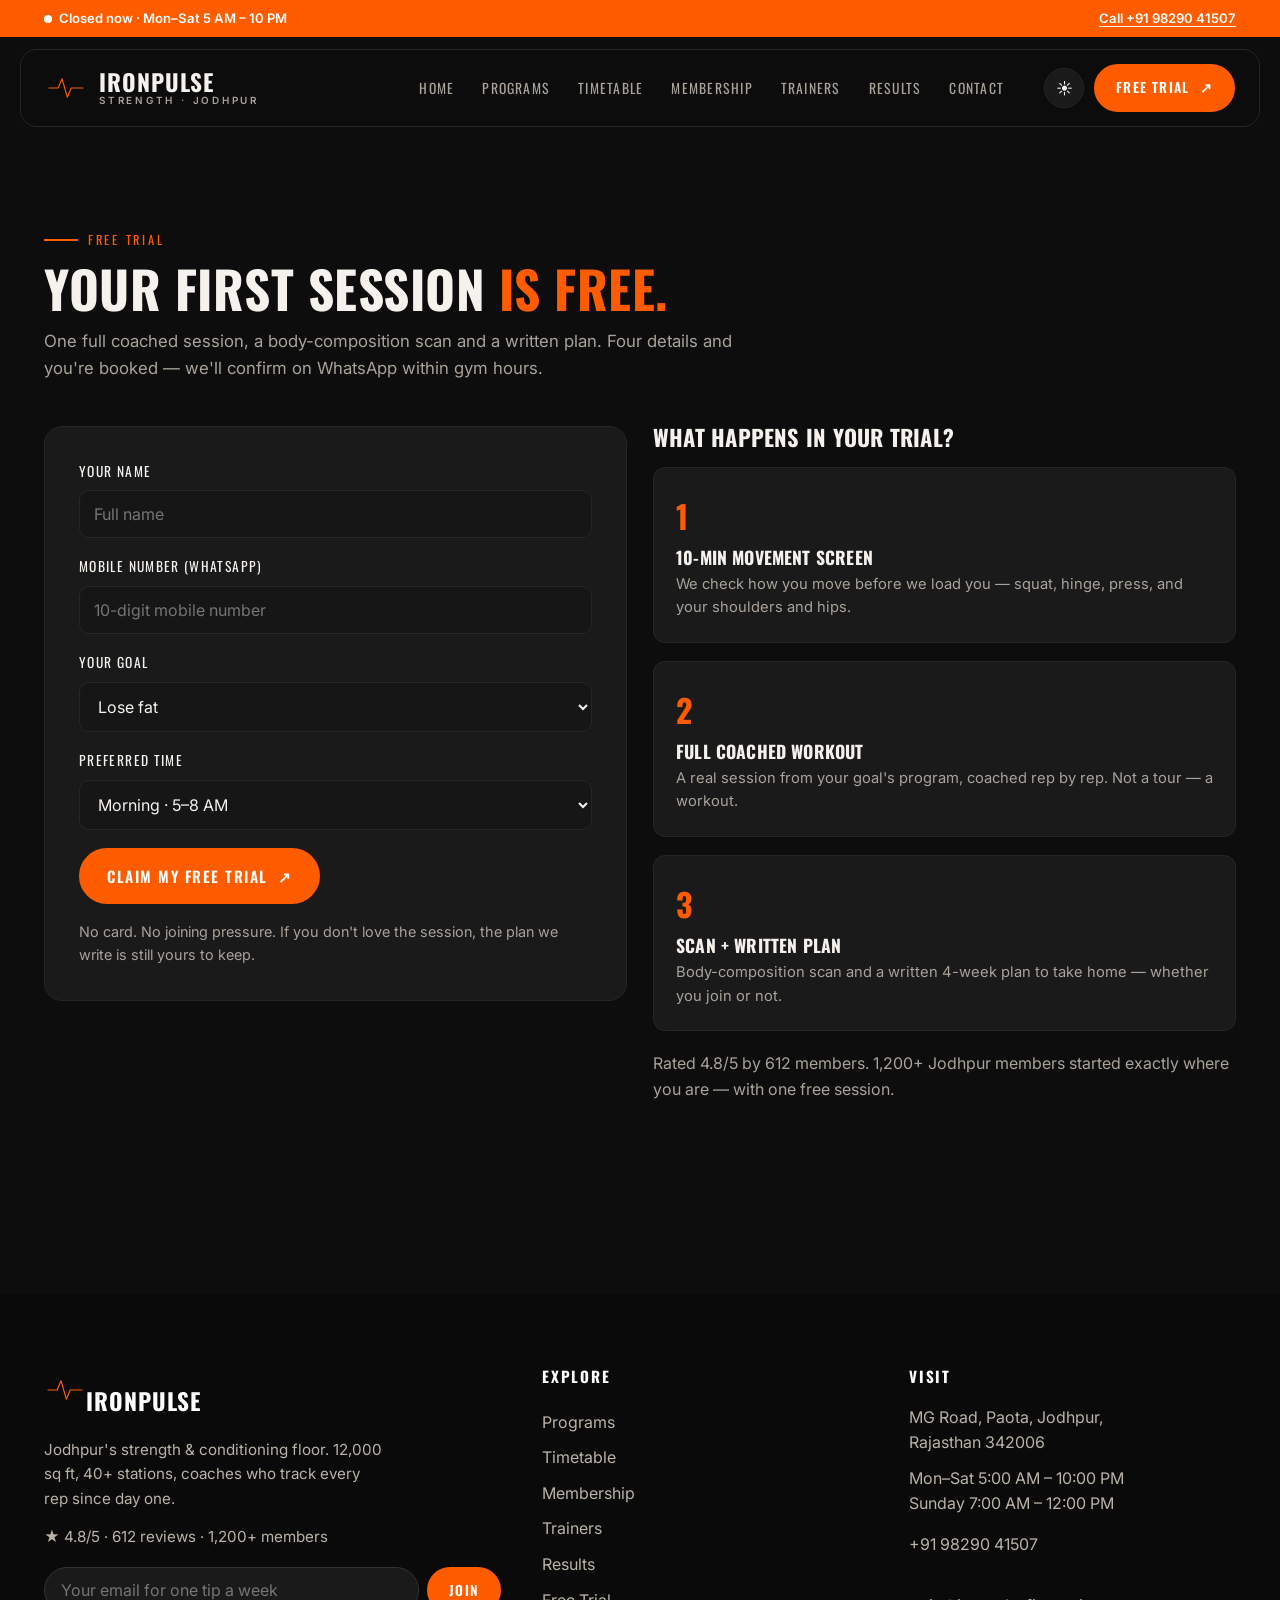
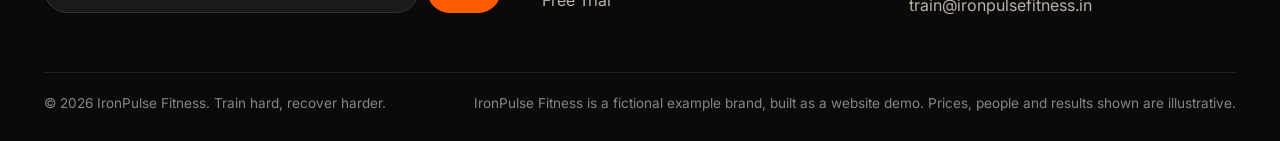
<file: trial.html>
<!DOCTYPE html>
<html lang="en">
<head>
<meta charset="UTF-8">
<meta name="viewport" content="width=device-width, initial-scale=1.0">
<title>Free Trial — One Free Coached Session | IronPulse Fitness</title>
<meta name="description" content="Book a free trial session at IronPulse Fitness Jodhpur: full coached workout, body-composition scan and written plan. No card, no pressure.">
<link rel="preconnect" href="https://fonts.googleapis.com">
<link rel="preconnect" href="https://fonts.gstatic.com" crossorigin>
<link href="https://fonts.googleapis.com/css2?family=Oswald:wght@500;600;700&family=Inter:wght@400;500;600;700&display=swap" rel="stylesheet">
<link rel="stylesheet" href="assets/css/style.css">
<link rel="icon" href="assets/img/hero-poster.jpg">
<script type="application/ld+json">
{"@context":"https://schema.org","@type":"ExerciseGym","name":"IronPulse Fitness","description":"Strength and conditioning gym in Paota, Jodhpur with 40+ stations, powerlifting, HIIT, boxing conditioning and personal coaching.","address":{"@type":"PostalAddress","streetAddress":"MG Road, Paota","addressLocality":"Jodhpur","addressRegion":"Rajasthan","postalCode":"342006","addressCountry":"IN"},"telephone":"+91-98290-41507","priceRange":"₹₹","aggregateRating":{"@type":"AggregateRating","ratingValue":"4.8","reviewCount":"612"}}
</script>
</head>
<body data-page="trial">
<div id="preloader" aria-hidden="true"><div class="pre-mark">Iron<b>Pulse</b></div><div class="pre-ring"></div><div class="pre-bar"><i></i></div></div>
<div class="topbar"><div class="topbar-in"><span data-open-status><span class="dot-live"></span>Checking hours…</span><a href="tel:+919829041507">Call +91 98290 41507</a></div></div>
<header class="site-header"><div class="wrap nav-row">
<a class="brand" href="index.html" aria-label="IronPulse Fitness — home">
<svg class="icon draw" style="width:42px;height:42px" viewBox="0 0 64 64" aria-hidden="true"><polyline class="pulse-line" pathLength="1" points="6,32 20,32 26,18 34,46 40,32 58,32"/></svg>
<span class="brand-name">IronPulse<small>Strength · Jodhpur</small></span></a>
<nav class="main-nav" id="mainNav" aria-label="Main navigation"><a href="index.html" data-nav="home">Home</a><a href="programs.html" data-nav="programs">Programs</a><a href="timetable.html" data-nav="timetable">Timetable</a><a href="membership.html" data-nav="membership">Membership</a><a href="trainers.html" data-nav="trainers">Trainers</a><a href="results.html" data-nav="results">Results</a><a href="contact.html" data-nav="contact">Contact</a></nav>
<div class="nav-cta">
<button class="theme-btn" id="themeBtn" aria-label="Change theme" title="Theme">☀</button>
<a class="btn btn-sm magnetic" href="trial.html">Free Trial <span class="arr">↗</span></a>
<button class="menu-btn" id="menuBtn" aria-label="Open menu" aria-expanded="false"><span></span><span></span><span></span></button>
</div></div></header>
<main>

<section class="sec"><div class="wrap">
  <div class="sec-head rv"><span class="eyebrow">Free Trial</span><h2>Your first session <em>is free.</em></h2>
  <p>One full coached session, a body-composition scan and a written plan. Four details and you're booked — we'll confirm on WhatsApp within gym hours.</p></div>
  <div class="contact-grid">
    <div class="form-card rv">
      <form id="trialForm" novalidate>
        <div class="field"><label for="tName">Your name</label><input id="tName" type="text" placeholder="Full name" autocomplete="name"><p class="err">Tell us your name so we can book you in.</p></div>
        <div class="field"><label for="tPhone">Mobile number (WhatsApp)</label><input id="tPhone" type="tel" placeholder="10-digit mobile number" autocomplete="tel"><p class="err">Enter a valid 10-digit Indian mobile number.</p></div>
        <div class="field"><label for="tGoal">Your goal</label>
          <select id="tGoal"><option>Lose fat</option><option>Build strength</option><option>Build muscle</option><option>Powerlifting</option><option>Boxing &amp; conditioning</option><option>General fitness</option></select></div>
        <div class="field"><label for="tTime">Preferred time</label>
          <select id="tTime"><option>Morning · 5–8 AM</option><option>Midday · 11 AM–2 PM</option><option>Evening · 5–8 PM</option><option>Night · 8–10 PM</option></select></div>
        <button class="btn magnetic" type="submit">Claim My Free Trial <span class="arr">↗</span></button>
      </form>
      <div class="form-ok" id="trialOk"></div>
      <p class="mut" style="margin-top:16px;font-size:.9rem">No card. No joining pressure. If you don't love the session, the plan we write is still yours to keep.</p>
    </div>
    <div>
      <h3 style="font-size:1.4rem">What happens in your trial?</h3>
      <div class="steps" style="grid-template-columns:1fr;margin-top:18px">
        <div class="step rv"><b>1</b><h3>10-min movement screen</h3><p>We check how you move before we load you — squat, hinge, press, and your shoulders and hips.</p></div>
        <div class="step rv rv-d1"><b>2</b><h3>Full coached workout</h3><p>A real session from your goal's program, coached rep by rep. Not a tour — a workout.</p></div>
        <div class="step rv rv-d2"><b>3</b><h3>Scan + written plan</h3><p>Body-composition scan and a written 4-week plan to take home — whether you join or not.</p></div>
      </div>
      <p class="mut" style="margin-top:20px">Rated 4.8/5 by 612 members. 1,200+ Jodhpur members started exactly where you are — with one free session.</p>
    </div>
  </div>
</div></section>
</main>
<footer class="site-footer"><div class="wrap">
<div class="foot-grid">
<div class="foot-brand">
<a class="brand" href="index.html"><svg class="icon draw" style="width:42px;height:42px" viewBox="0 0 64 64" aria-hidden="true"><polyline class="pulse-line" pathLength="1" points="6,32 20,32 26,18 34,46 40,32 58,32"/></svg><span class="brand-name" style="color:#fff">IronPulse</span></a>
<p>Jodhpur's strength &amp; conditioning floor. 12,000 sq ft, 40+ stations, coaches who track every rep since day one.</p>
<p>★ 4.8/5 · 612 reviews · 1,200+ members</p>
<form id="newsForm" style="margin-top:18px;display:flex;gap:8px"><input id="newsEmail" type="email" placeholder="Your email for one tip a week" aria-label="Email for weekly tip" style="flex:1;background:#1A1A1A;border:1px solid #333;border-radius:999px;color:#fff;padding:11px 16px;min-width:0"><button class="btn btn-sm" type="submit">Join</button></form>
</div>
<div><h4>Explore</h4><a href="programs.html">Programs</a><a href="timetable.html">Timetable</a><a href="membership.html">Membership</a><a href="trainers.html">Trainers</a><a href="results.html">Results</a><a href="trial.html">Free Trial</a></div>
<div><h4>Visit</h4><p>MG Road, Paota, Jodhpur,<br>Rajasthan 342006</p><p style="margin-top:10px">Mon–Sat 5:00 AM – 10:00 PM<br>Sunday 7:00 AM – 12:00 PM</p><p style="margin-top:10px"><a href="tel:+919829041507">+91 98290 41507</a><br><a href="mailto:train@ironpulsefitness.in">train@ironpulsefitness.in</a></p></div>
</div>
<div class="foot-bottom"><span>© 2026 IronPulse Fitness. Train hard, recover harder.</span><span>IronPulse Fitness is a fictional example brand, built as a website demo. Prices, people and results shown are illustrative.</span></div>
</div></footer>
<script src="assets/js/main.js"></script>
</body>
</html>
</file>
<file: assets/css/style.css>
/* IronPulse Fitness — GitHub Pages rebuild. Plain CSS, no build step.
   Brand: near-black #0D0D0D + neon orange #FF5C00, Oswald display + Inter body.
   One disciplined system: same orange, same type, same buttons on every page. */
:root{
  --bg:#0D0D0D; --bg2:#121212; --steel:#161616; --card:#1A1A1A; --card2:#1F1F1F;
  --line:#262626; --line2:#333333;
  --text:#F5F2EE; --mut:#A8A29A; --mut2:#8A8580;
  --acc:#FF5C00; --acc-soft:rgba(255,92,0,.12); --acc-line:rgba(255,92,0,.45);
  --dark:#0D0D0D; --radius:18px; --radius-sm:12px;
  --shadow:0 18px 50px rgba(0,0,0,.45);
  --font-d:'Oswald',sans-serif; --font-b:'Inter',system-ui,sans-serif;
}
[data-theme="light"]{
  --bg:#EDEBE7; --bg2:#E6E3DE; --steel:#EFEDE9; --card:#FFFFFF; --card2:#F6F4F1;
  --line:#D8D3CC; --line2:#C9C3BA;
  --text:#161513; --mut:#5C5852; --mut2:#7A756D;
  --acc:#E64E00; --acc-soft:rgba(230,78,0,.10); --acc-line:rgba(230,78,0,.4);
  --shadow:0 18px 40px rgba(20,18,15,.14);
}
*{margin:0;padding:0;box-sizing:border-box}
html{scroll-behavior:smooth}
body{background:var(--bg);color:var(--text);font-family:var(--font-b);font-size:16px;line-height:1.6;overflow-x:hidden;transition:background .3s,color .3s}
img{max-width:100%;display:block}
a{color:inherit;text-decoration:none}
button{font-family:inherit;cursor:pointer}
input,select,textarea{font-family:inherit;font-size:1rem}
::selection{background:var(--acc);color:#fff}
.wrap{max-width:1240px;margin:0 auto;padding:0 24px}
.mut{color:var(--mut)}
.eyebrow{font-family:var(--font-d);text-transform:uppercase;letter-spacing:.22em;font-size:.78rem;color:var(--acc);display:inline-flex;align-items:center;gap:10px}
.eyebrow::before{content:"";width:34px;height:2px;background:var(--acc)}
h1,h2,h3{font-family:var(--font-d);text-transform:uppercase;line-height:1.02;letter-spacing:.01em;font-weight:700}
h1{font-size:clamp(3rem,8vw,6.2rem)}
h2{font-size:clamp(2rem,4.4vw,3.2rem);margin:12px 0 14px}
h2 em{font-style:normal;color:var(--acc)}
.sec{padding:96px 0}
.sec-steel{background:var(--steel)}
.sec-head{max-width:720px;margin-bottom:44px}
.sec-head p{color:var(--mut);font-size:1.05rem}
.sec-head.center{margin-left:auto;margin-right:auto;text-align:center}
.sec-head.center .eyebrow::after{content:"";width:34px;height:2px;background:var(--acc)}

/* ---------- buttons ---------- */
.btn{display:inline-flex;align-items:center;gap:10px;background:var(--acc);color:#fff;font-family:var(--font-d);text-transform:uppercase;letter-spacing:.1em;font-size:.95rem;font-weight:600;padding:15px 26px;border-radius:999px;border:2px solid var(--acc);transition:transform .25s,background .25s,color .25s,box-shadow .25s;will-change:transform}
.btn:hover{transform:translateY(-2px);box-shadow:0 12px 30px rgba(255,92,0,.35)}
.btn .arr{transition:transform .25s}
.btn:hover .arr{transform:translate(3px,-3px)}
.btn-ghost{background:transparent;color:var(--text);border-color:var(--line2)}
.btn-ghost:hover{background:var(--text);color:var(--bg);box-shadow:none;border-color:var(--text)}
.btn-light{background:#fff;color:#111;border-color:#fff}
.btn-light:hover{box-shadow:0 12px 30px rgba(255,255,255,.25)}
.btn-sm{padding:11px 20px;font-size:.85rem}
.btn[disabled]{opacity:.55;pointer-events:none}
.tag{display:inline-block;font-family:var(--font-d);text-transform:uppercase;letter-spacing:.12em;font-size:.72rem;color:var(--acc);background:var(--acc-soft);border:1px solid var(--acc-line);padding:5px 10px;border-radius:999px}

/* ---------- preloader ---------- */
#preloader{position:fixed;inset:0;z-index:200;background:#0D0D0D;display:flex;flex-direction:column;gap:18px;align-items:center;justify-content:center;transition:opacity .5s,visibility .5s}
#preloader.done{opacity:0;visibility:hidden}
.pre-mark{font-family:var(--font-d);font-size:clamp(2rem,6vw,3.4rem);font-weight:700;letter-spacing:.06em;color:#F5F2EE;text-transform:uppercase}
.pre-mark b{color:#FF5C00}
.pre-ring{width:44px;height:44px;border-radius:50%;border:3px solid rgba(255,92,0,.2);border-top-color:#FF5C00;animation:spin 1s linear infinite}
.pre-bar{width:180px;height:2px;background:#262626;overflow:hidden;border-radius:2px}
.pre-bar i{display:block;height:100%;width:40%;background:#FF5C00;animation:load 1.1s ease-in-out infinite}
@keyframes spin{to{transform:rotate(360deg)}}
@keyframes load{0%{transform:translateX(-100%)}100%{transform:translateX(450%)}}

/* ---------- topbar + header ---------- */
.topbar{background:var(--acc);color:#fff;font-size:.82rem;font-weight:600}
.topbar-in{display:flex;justify-content:space-between;gap:16px;align-items:center;padding:8px 24px;max-width:1240px;margin:0 auto}
.topbar a{color:#fff;text-decoration:underline;text-underline-offset:3px}
.topbar .dot-live{display:inline-block;width:8px;height:8px;border-radius:50%;background:#fff;margin-right:7px;animation:blink 1.6s infinite}
@keyframes blink{0%,100%{opacity:1}50%{opacity:.35}}
.site-header{position:sticky;top:0;z-index:100;transition:background .3s,box-shadow .3s}
.site-header .nav-row{display:flex;align-items:center;gap:28px;padding:14px 24px;max-width:1240px;margin:12px auto 0;background:color-mix(in srgb,var(--bg) 82%,transparent);backdrop-filter:blur(14px);border:1px solid var(--line);border-radius:16px;transition:box-shadow .3s}
.site-header.scrolled .nav-row{box-shadow:0 14px 40px rgba(0,0,0,.35)}
.brand{display:flex;align-items:center;gap:12px;flex-shrink:0}
.brand-name{font-family:var(--font-d);font-size:1.45rem;font-weight:700;text-transform:uppercase;letter-spacing:.04em;line-height:1}
.brand-name small{display:block;font-family:var(--font-b);font-size:.62rem;font-weight:600;letter-spacing:.28em;color:var(--mut);text-transform:uppercase;margin-top:3px}
.main-nav{display:flex;gap:4px;margin-left:auto}
.main-nav a{font-family:var(--font-d);text-transform:uppercase;letter-spacing:.09em;font-size:.86rem;padding:9px 12px;border-radius:9px;color:var(--mut);transition:color .2s,background .2s}
.main-nav a:hover,.main-nav a.active{color:var(--text);background:var(--acc-soft)}
.main-nav a.active{color:var(--acc)}
.nav-cta{display:flex;align-items:center;gap:10px}
.theme-btn{background:var(--card);border:1px solid var(--line);color:var(--text);width:40px;height:40px;border-radius:50%;font-size:1rem;display:flex;align-items:center;justify-content:center;transition:border-color .2s}
.theme-btn:hover{border-color:var(--acc)}
.menu-btn{display:none;background:var(--card);border:1px solid var(--line);width:42px;height:42px;border-radius:10px;flex-direction:column;align-items:center;justify-content:center;gap:5px}
.menu-btn span{display:block;width:20px;height:2px;background:var(--text);transition:transform .25s,opacity .25s}
.menu-btn.open span:nth-child(1){transform:translateY(7px) rotate(45deg)}
.menu-btn.open span:nth-child(2){opacity:0}
.menu-btn.open span:nth-child(3){transform:translateY(-7px) rotate(-45deg)}

/* ---------- hero ---------- */
.hero{position:relative;min-height:92vh;display:flex;align-items:flex-end;overflow:hidden;border-radius:0 0 28px 28px}
.hero-video{position:absolute;inset:0;width:100%;height:100%;object-fit:cover}
.hero::after{content:"";position:absolute;inset:0;background:linear-gradient(180deg,rgba(13,13,13,.55) 0%,rgba(13,13,13,.25) 45%,rgba(13,13,13,.92) 100%)}
.hero-in{position:relative;z-index:2;width:100%;max-width:1240px;margin:0 auto;padding:120px 24px 64px}
.hero h1 .out{color:transparent;-webkit-text-stroke:2px var(--acc)}
.hero-sub{max-width:620px;color:#E8E2DA;font-size:1.12rem;margin:18px 0 28px}
.hero-cta{display:flex;gap:14px;flex-wrap:wrap}
.hero-trust{display:flex;gap:26px;flex-wrap:wrap;margin-top:36px;color:#D8D2C9;font-size:.92rem}
.hero-trust b{color:#fff}
.stars{color:#FFB020;letter-spacing:2px}
.hero-scroll{position:absolute;right:28px;bottom:28px;z-index:2;color:#fff;opacity:.75;font-family:var(--font-d);text-transform:uppercase;letter-spacing:.2em;font-size:.72rem;writing-mode:vertical-rl}

/* ---------- marquee ---------- */
.marquee{background:var(--acc);overflow:hidden;padding:16px 0;transform:rotate(-1.2deg) scale(1.02);margin:34px 0}
.marquee-track{display:flex;gap:0;width:max-content;animation:mq 26s linear infinite}
.marquee-track span{font-family:var(--font-d);font-size:clamp(1.6rem,3.4vw,2.6rem);font-weight:700;text-transform:uppercase;letter-spacing:.04em;color:transparent;-webkit-text-stroke:1.5px rgba(255,255,255,.9);padding:0 22px;white-space:nowrap}
.marquee-track span.solid{color:#fff;-webkit-text-stroke:0}
@keyframes mq{to{transform:translateX(-50%)}}

/* ---------- stats ---------- */
.stats{padding:64px 0 8px}
.stats-grid{display:grid;grid-template-columns:repeat(4,1fr);gap:18px}
.stat{background:var(--card);border:1px solid var(--line);border-radius:var(--radius);padding:28px 24px;text-align:center}
.stat b{display:block;font-family:var(--font-d);font-size:clamp(2rem,3.6vw,2.9rem);color:var(--acc);line-height:1}
.stat span{display:block;margin-top:8px;color:var(--mut);font-size:.9rem}

/* ---------- cards: programs ---------- */
.pgrid{display:grid;grid-template-columns:repeat(3,1fr);gap:22px}
.pcard{background:var(--card);border:1px solid var(--line);border-radius:var(--radius);overflow:hidden;transition:transform .3s,border-color .3s,box-shadow .3s}
.pcard:hover{transform:translateY(-6px);border-color:var(--acc-line);box-shadow:var(--shadow)}
.pcard .im{position:relative;overflow:hidden;aspect-ratio:16/10}
.pcard .im img{width:100%;height:100%;object-fit:cover;transition:transform .6s}
.pcard:hover .im img{transform:scale(1.07)}
.pcard .pad{padding:22px}
.pcard h3{font-size:1.45rem;margin:10px 0 8px}
.pcard p{color:var(--mut);font-size:.95rem}
.pcard .foot{display:flex;justify-content:space-between;align-items:center;gap:10px;margin-top:18px}
.pcard .foot a.timings{font-family:var(--font-d);text-transform:uppercase;letter-spacing:.08em;font-size:.85rem;color:var(--acc)}
.meter{display:flex;align-items:center;gap:10px;margin:14px 0 4px;font-size:.82rem;color:var(--mut)}
.meter .bars{display:inline-flex;gap:4px}
.meter .bars i{width:22px;height:6px;border-radius:3px;background:var(--line2)}
.meter .bars i.f{background:var(--acc)}
.pmeta{display:flex;justify-content:space-between;gap:10px;font-size:.88rem;color:var(--mut);border-top:1px solid var(--line);padding-top:12px;margin-top:12px}
.pmeta b{color:var(--text)}

/* ---------- floor zones ---------- */
.floor-grid{display:grid;grid-template-columns:1.15fr .85fr;gap:22px;align-items:stretch}
.floor-hero{position:relative;border-radius:var(--radius);overflow:hidden;min-height:480px}
.floor-hero img{position:absolute;inset:0;width:100%;height:100%;object-fit:cover}
.floor-hero .cap{position:absolute;left:0;right:0;bottom:0;padding:26px;background:linear-gradient(180deg,transparent,rgba(0,0,0,.85))}
.floor-hero .cap h3{font-size:1.7rem;color:#fff}
.floor-hero .cap p{color:#D8D2C9;font-size:.95rem}
.floor-stamp{position:absolute;top:22px;right:22px;width:104px;height:104px;border-radius:50%;background:var(--acc);color:#fff;display:flex;flex-direction:column;align-items:center;justify-content:center;text-align:center;font-family:var(--font-d);text-transform:uppercase;line-height:1.05;animation:spinSlow 14s linear infinite}
.floor-stamp b{font-size:1.25rem}
.floor-stamp span{font-size:.6rem;letter-spacing:.14em}
@keyframes spinSlow{to{transform:rotate(360deg)}}
.zones{display:grid;grid-template-columns:1fr 1fr;gap:22px}
.zone{background:var(--card);border:1px solid var(--line);border-radius:var(--radius);overflow:hidden;transition:transform .3s,border-color .3s}
.zone:hover{transform:translateY(-4px);border-color:var(--acc-line)}
.zone img{width:100%;height:150px;object-fit:cover}
.zone .pad{padding:18px}
.zone h3{font-size:1.15rem}
.zone p{color:var(--mut);font-size:.9rem;margin-top:6px}

/* ---------- BMI ---------- */
.bmi-box{background:var(--card);border:1px solid var(--line);border-radius:var(--radius);padding:34px;display:grid;grid-template-columns:1.2fr .8fr;gap:36px;align-items:center}
.bmi-box label{display:flex;justify-content:space-between;font-family:var(--font-d);text-transform:uppercase;letter-spacing:.1em;font-size:.9rem;margin:18px 0 8px}
.bmi-box label b{color:var(--acc);font-size:1.05rem}
input[type=range]{width:100%;accent-color:var(--acc);height:28px}
.bmi-out{text-align:center;background:var(--steel);border:1px solid var(--line);border-radius:var(--radius-sm);padding:28px 18px}
.bmi-out b{font-family:var(--font-d);font-size:3.4rem;line-height:1;color:var(--acc)}
.bmi-out .cat{font-family:var(--font-d);text-transform:uppercase;letter-spacing:.12em;font-size:1.05rem;margin-top:6px}
.bmi-scale{display:flex;margin-top:18px;border-radius:6px;overflow:hidden;height:10px}
.bmi-scale i{flex:1}
.bmi-scale i:nth-child(1){background:#3E9B4F}.bmi-scale i:nth-child(2){background:#7FB069}.bmi-scale i:nth-child(3){background:#E8A13D}.bmi-scale i:nth-child(4){background:#D64541}
.bmi-lbls{display:flex;justify-content:space-between;font-size:.72rem;color:var(--mut);margin-top:6px}

/* ---------- timetable ---------- */
.day-tabs{display:flex;gap:10px;flex-wrap:wrap;margin-bottom:26px}
.day-tab{font-family:var(--font-d);text-transform:uppercase;letter-spacing:.1em;font-size:.9rem;padding:11px 18px;border-radius:999px;background:var(--card);border:1px solid var(--line);color:var(--mut);transition:all .2s}
.day-tab:hover{color:var(--text);border-color:var(--acc-line)}
.day-tab.active{background:var(--acc);border-color:var(--acc);color:#fff}
.class-row{display:flex;align-items:center;gap:18px;background:var(--card);border:1px solid var(--line);border-radius:var(--radius-sm);padding:18px 22px;margin-bottom:12px;flex-wrap:wrap}
.class-row .time{font-family:var(--font-d);font-size:1.25rem;min-width:110px}
.class-row .cname{font-family:var(--font-d);font-size:1.15rem;text-transform:uppercase}
.class-row .cmeta{color:var(--mut);font-size:.88rem}
.class-row .spots{margin-left:auto;font-size:.88rem;color:var(--mut)}
.class-row .spots b{color:var(--acc)}
.class-row .spots.full b{color:#D64541}
.today-note{margin-top:18px;color:var(--mut);font-size:.92rem}

/* ---------- plans ---------- */
.plans-grid{display:grid;grid-template-columns:repeat(3,1fr);gap:22px;align-items:stretch}
.plan{background:var(--card);border:1px solid var(--line);border-radius:var(--radius);padding:30px 26px;display:flex;flex-direction:column;position:relative;transition:transform .3s,border-color .3s}
.plan:hover{transform:translateY(-5px);border-color:var(--acc-line)}
.plan.pop{border:2px solid var(--acc);background:linear-gradient(180deg,var(--acc-soft),var(--card) 55%)}
.plan .pop-badge{position:absolute;top:-14px;left:50%;transform:translateX(-50%);background:var(--acc);color:#fff;font-family:var(--font-d);text-transform:uppercase;letter-spacing:.12em;font-size:.72rem;padding:6px 14px;border-radius:999px;white-space:nowrap}
.plan h3{font-size:1.5rem}
.plan .price{font-family:var(--font-d);font-size:2.6rem;line-height:1;margin:12px 0 2px}
.plan .price small{font-size:1rem;color:var(--mut)}
.plan .save{color:var(--acc);font-size:.88rem;font-weight:600}
.plan ul{list-style:none;margin:20px 0;flex:1}
.plan ul li{padding:9px 0;border-bottom:1px solid var(--line);font-size:.95rem;display:flex;gap:10px}
.plan ul li::before{content:"✓";color:var(--acc);font-weight:700}
.plan ul li.no{color:var(--mut2)}
.plan ul li.no::before{content:"—";color:var(--mut2)}
.compare{width:100%;border-collapse:collapse;margin-top:8px;font-size:.95rem}
.compare th,.compare td{padding:13px 12px;border-bottom:1px solid var(--line);text-align:left}
.compare th{font-family:var(--font-d);text-transform:uppercase;letter-spacing:.08em;font-size:.85rem}
.compare td:first-child{color:var(--mut)}
.compare .yes{color:var(--acc);font-weight:700}
.addons{display:grid;grid-template-columns:1fr 1fr;gap:22px;margin-top:26px}
.addon{background:var(--card);border:1px dashed var(--acc-line);border-radius:var(--radius);padding:24px}
.addon h3{font-size:1.2rem}
.addon .big{font-family:var(--font-d);font-size:1.6rem;color:var(--acc);margin:6px 0}

/* ---------- trainers ---------- */
.tgrid{display:grid;grid-template-columns:repeat(4,1fr);gap:22px}
.tcard{background:var(--card);border:1px solid var(--line);border-radius:var(--radius);overflow:hidden;transition:transform .3s,border-color .3s}
.tcard:hover{transform:translateY(-6px);border-color:var(--acc-line)}
.tcard .im{aspect-ratio:4/4.4;overflow:hidden}
.tcard .im img{width:100%;height:100%;object-fit:cover;transition:transform .6s}
.tcard:hover .im img{transform:scale(1.06)}
.tcard .pad{padding:20px}
.tcard h3{font-size:1.3rem}
.tcard .role{color:var(--acc);font-family:var(--font-d);text-transform:uppercase;letter-spacing:.1em;font-size:.8rem;margin:4px 0 12px}
.tcard p{color:var(--mut);font-size:.92rem}
.tstats{display:flex;gap:0;margin-top:16px;border-top:1px solid var(--line);padding-top:14px}
.tstats div{flex:1;text-align:center}
.tstats b{display:block;font-family:var(--font-d);font-size:1.15rem}
.tstats span{font-size:.72rem;color:var(--mut);text-transform:uppercase;letter-spacing:.06em}
.certs{display:flex;flex-wrap:wrap;gap:8px;margin-top:14px}
.certs span{font-size:.75rem;background:var(--acc-soft);border:1px solid var(--acc-line);color:var(--acc);padding:4px 9px;border-radius:999px;font-weight:600}

/* ---------- results / before-after ---------- */
.ba-wrap{position:relative;border-radius:var(--radius);overflow:hidden;aspect-ratio:3/2;max-width:860px;margin:0 auto;user-select:none;touch-action:none}
.ba-wrap img{position:absolute;inset:0;width:100%;height:100%;object-fit:cover;pointer-events:none}
.ba-after{clip-path:inset(0 0 0 50%)}
.ba-handle{position:absolute;top:0;bottom:0;left:50%;width:3px;background:var(--acc);cursor:ew-resize;z-index:3}
.ba-handle::after{content:"◂ ▸";position:absolute;top:50%;left:50%;transform:translate(-50%,-50%);background:var(--acc);color:#fff;font-size:.8rem;padding:10px 12px;border-radius:999px;white-space:nowrap;box-shadow:0 6px 20px rgba(0,0,0,.5)}
.ba-lbl{position:absolute;top:16px;z-index:2;font-family:var(--font-d);text-transform:uppercase;letter-spacing:.1em;font-size:.8rem;background:rgba(0,0,0,.65);color:#fff;padding:6px 12px;border-radius:999px}
.ba-lbl.l{left:16px}.ba-lbl.r{right:16px}
.story-grid{display:grid;grid-template-columns:repeat(2,1fr);gap:22px;margin-top:34px}
.story{background:var(--card);border:1px solid var(--line);border-radius:var(--radius);padding:26px}
.story h3{font-size:1.35rem}
.story .smeta{color:var(--acc);font-family:var(--font-d);text-transform:uppercase;letter-spacing:.1em;font-size:.82rem;margin:6px 0 14px}
.story blockquote{color:var(--mut);font-style:italic;border-left:3px solid var(--acc);padding-left:14px;margin:16px 0}
.snums{display:grid;grid-template-columns:repeat(3,1fr);gap:10px;margin-top:16px}
.snums div{background:var(--steel);border:1px solid var(--line);border-radius:10px;padding:12px;text-align:center}
.snums b{display:block;font-family:var(--font-d);font-size:1.25rem;color:var(--acc)}
.snums span{font-size:.72rem;color:var(--mut);text-transform:uppercase;letter-spacing:.05em}

/* ---------- FAQ ---------- */
.faq-item{background:var(--card);border:1px solid var(--line);border-radius:var(--radius-sm);margin-bottom:12px;overflow:hidden}
.faq-q{width:100%;display:flex;justify-content:space-between;align-items:center;gap:16px;background:none;border:0;color:var(--text);text-align:left;padding:20px 22px;font-family:var(--font-d);font-size:1.1rem;text-transform:uppercase;letter-spacing:.04em}
.faq-q .fx{color:var(--acc);font-size:1.4rem;transition:transform .3s;flex-shrink:0}
.faq-item.open .fx{transform:rotate(45deg)}
.faq-a{max-height:0;overflow:hidden;transition:max-height .35s ease}
.faq-a p{padding:0 22px 20px;color:var(--mut)}

/* ---------- forms ---------- */
.form-card{background:var(--card);border:1px solid var(--line);border-radius:var(--radius);padding:34px}
.field{margin-bottom:18px}
.field label{display:block;font-family:var(--font-d);text-transform:uppercase;letter-spacing:.1em;font-size:.85rem;margin-bottom:8px}
.field input,.field select,.field textarea{width:100%;background:var(--steel);border:1px solid var(--line);border-radius:10px;color:var(--text);padding:13px 14px;outline:none;transition:border-color .2s}
.field input:focus,.field select:focus,.field textarea:focus{border-color:var(--acc)}
.field .err{color:#FF6B5E;font-size:.82rem;margin-top:6px;display:none}
.field.invalid input,.field.invalid select{border-color:#D64541}
.field.invalid .err{display:block}
.form-ok{display:none;background:var(--acc-soft);border:1px solid var(--acc-line);border-radius:var(--radius-sm);padding:22px;margin-top:18px}
.form-ok.show{display:block}
.form-ok .ref{font-family:var(--font-d);font-size:1.5rem;color:var(--acc);letter-spacing:.06em}
.steps{display:grid;grid-template-columns:repeat(3,1fr);gap:18px;margin-top:34px}
.step{background:var(--card);border:1px solid var(--line);border-radius:var(--radius-sm);padding:22px}
.step b{font-family:var(--font-d);font-size:2rem;color:var(--acc)}
.step h3{font-size:1.1rem;margin:8px 0 6px}
.step p{color:var(--mut);font-size:.92rem}
.contact-grid{display:grid;grid-template-columns:1fr 1fr;gap:26px;align-items:start}
.contact-info p{color:var(--mut);margin:8px 0}
.contact-info b{color:var(--text)}
.map-img{border-radius:var(--radius);border:1px solid var(--line);width:100%;margin-top:18px}

/* ---------- CTA band + footer ---------- */
.cta-band{background:var(--acc);border-radius:28px;padding:64px 40px;text-align:center;position:relative;overflow:hidden}
.cta-band h2{color:#fff;font-size:clamp(2rem,5vw,3.4rem)}
.cta-band p{color:rgba(255,255,255,.9);max-width:560px;margin:12px auto 26px}
.site-footer{background:#0A0A0A;color:#B9B2A8;padding:70px 0 0;margin-top:96px}
[data-theme="light"] .site-footer{background:#141210;color:#B9B2A8}
.foot-grid{display:grid;grid-template-columns:1.4fr 1fr 1fr;gap:40px;padding-bottom:48px}
.foot-grid h4{font-family:var(--font-d);color:#fff;text-transform:uppercase;letter-spacing:.12em;font-size:.95rem;margin-bottom:16px}
.foot-grid a{display:block;padding:5px 0;color:#B9B2A8}
.foot-grid a:hover{color:#FF5C00}
.foot-brand p{margin:14px 0;font-size:.95rem;max-width:340px}
.foot-bottom{border-top:1px solid #222;padding:20px 0 26px;font-size:.85rem;color:#8A8580;display:flex;justify-content:space-between;gap:14px;flex-wrap:wrap}
.toast{position:fixed;left:50%;bottom:26px;transform:translate(-50%,140%);background:#1A1A1A;color:#fff;border:1px solid var(--acc-line);padding:14px 22px;border-radius:999px;z-index:150;transition:transform .4s;font-size:.92rem;box-shadow:var(--shadow)}
.toast.show{transform:translate(-50%,0)}

/* ---------- animated line icons ---------- */
.icon{width:64px;height:64px;flex-shrink:0}
.icon path,.icon circle,.icon line,.icon polyline,.icon rect{fill:none;stroke:var(--acc);stroke-width:1.8;stroke-linecap:round;stroke-linejoin:round}
.icon.draw path,.icon.draw circle,.icon.draw line,.icon.draw polyline,.icon.draw rect{stroke-dasharray:1;stroke-dashoffset:1;transition:stroke-dashoffset 1s ease}
.icon.draw.in path,.icon.draw.in circle,.icon.draw.in line,.icon.draw.in polyline,.icon.draw.in rect{stroke-dashoffset:0}
.icon.draw.in path:nth-child(2),.icon.draw.in circle:nth-child(2){transition-delay:.18s}
.icon.draw.in path:nth-child(3){transition-delay:.36s}
.icon.draw.in path:nth-child(4){transition-delay:.54s}
/* one element animates per icon on hover */
.icon .flame{transform-origin:center;transform-box:fill-box}
.icon:hover .flame{animation:flick .5s ease-in-out infinite alternate}
@keyframes flick{from{transform:scale(1) rotate(-2deg)}to{transform:scale(1.12) rotate(2deg)}}
.icon .pulse-line{transform-origin:center}
.icon:hover .pulse-line{animation:beat .7s ease-in-out infinite}
@keyframes beat{0%,100%{transform:scale(1)}30%{transform:scale(1.12)}}
.icon .spin-slow{transform-origin:center;transform-box:fill-box}
.icon:hover .spin-slow{animation:spinSlow 2.4s linear infinite}
.icon .sway{transform-origin:top center;transform-box:fill-box}
.icon:hover .sway{animation:sway 1.6s ease-in-out infinite alternate}
@keyframes sway{from{transform:rotate(-6deg)}to{transform:rotate(6deg)}}
.icon-chip{display:inline-flex;align-items:center;justify-content:center;width:76px;height:76px;border-radius:50%;background:var(--acc-soft);border:1px solid var(--acc-line);margin-bottom:16px}
.icon-chip .icon{width:44px;height:44px}

/* ---------- cursor + magnetic ---------- */
.cursor-dot,.cursor-ring{position:fixed;top:0;left:0;pointer-events:none;z-index:300;border-radius:50%;display:none}
@media (pointer:fine){
  .cursor-dot,.cursor-ring{display:block}
  .cursor-dot{width:8px;height:8px;background:var(--acc);transform:translate(-50%,-50%)}
  .cursor-ring{width:38px;height:38px;border:1.5px solid var(--acc);transform:translate(-50%,-50%);transition:width .25s,height .25s,background .25s;display:flex;align-items:center;justify-content:center}
  .cursor-ring span{font-family:var(--font-d);font-size:.6rem;letter-spacing:.14em;text-transform:uppercase;color:#fff;opacity:0;transition:opacity .2s}
  .cursor-ring.big{width:74px;height:74px;background:rgba(255,92,0,.9)}
  .cursor-ring.big span{opacity:1}
}
.magnetic{transition:transform .25s}

/* ---------- reveals ---------- */
.rv{opacity:0;transform:translateY(26px);transition:opacity .7s ease,transform .7s ease}
.rv.in{opacity:1;transform:none}
.rv-l{transform:translateX(-30px)}
.rv-r{transform:translateX(30px)}
.rv-d1{transition-delay:.1s}.rv-d2{transition-delay:.2s}.rv-d3{transition-delay:.3s}

/* ---------- responsive ---------- */
@media (max-width:1020px){
  .pgrid{grid-template-columns:repeat(2,1fr)}
  .tgrid{grid-template-columns:repeat(2,1fr)}
  .plans-grid{grid-template-columns:1fr;max-width:560px;margin:0 auto}
  .floor-grid{grid-template-columns:1fr}
  .bmi-box{grid-template-columns:1fr}
  .contact-grid{grid-template-columns:1fr}
  .stats-grid{grid-template-columns:repeat(2,1fr)}
  .story-grid{grid-template-columns:1fr}
  .addons{grid-template-columns:1fr}
  .foot-grid{grid-template-columns:1fr 1fr}
}
@media (max-width:860px){
  .main-nav{position:fixed;inset:0 0 0 auto;width:min(320px,84vw);background:var(--bg2);flex-direction:column;padding:90px 26px 26px;gap:6px;transform:translateX(105%);transition:transform .35s;z-index:90;border-left:1px solid var(--line)}
  .main-nav.open{transform:none}
  .main-nav a{font-size:1.1rem;padding:13px 12px}
  .menu-btn{display:flex}
  .nav-cta .btn{display:none}
  .sec{padding:64px 0}
  .hero{min-height:82vh}
  .hero-scroll{display:none}
  .topbar-in{font-size:.76rem}
}
@media (max-width:620px){
  .pgrid,.tgrid{grid-template-columns:1fr}
  .zones{grid-template-columns:1fr}
  .steps{grid-template-columns:1fr}
  .stats-grid{grid-template-columns:repeat(2,1fr)}
  .foot-grid{grid-template-columns:1fr}
  .class-row .spots{margin-left:0}
  .cta-band{padding:48px 22px}
  .form-card{padding:24px}
}
@media (prefers-reduced-motion:reduce){
  *,*::before,*::after{animation-duration:.01ms !important;transition-duration:.01ms !important;scroll-behavior:auto !important}
  .rv{opacity:1;transform:none}
  .marquee-track{animation:none}
}
</file>
